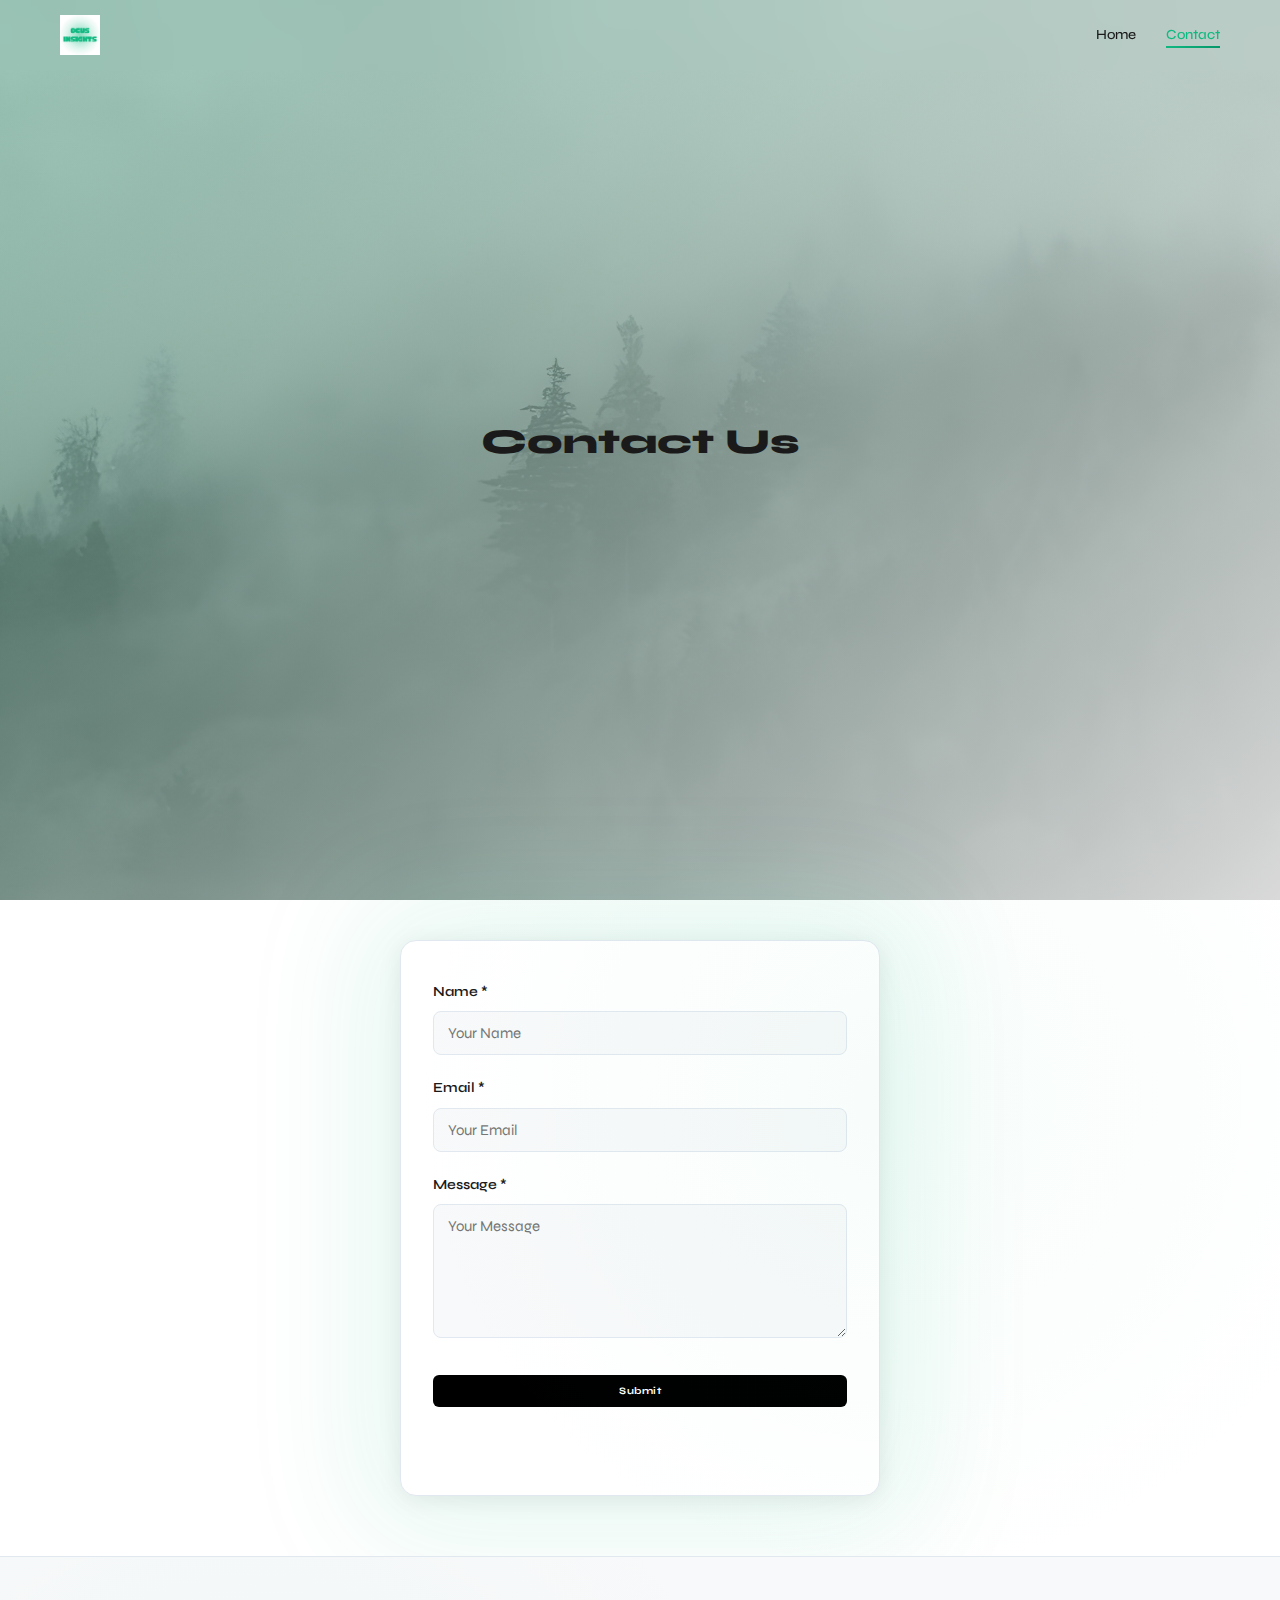
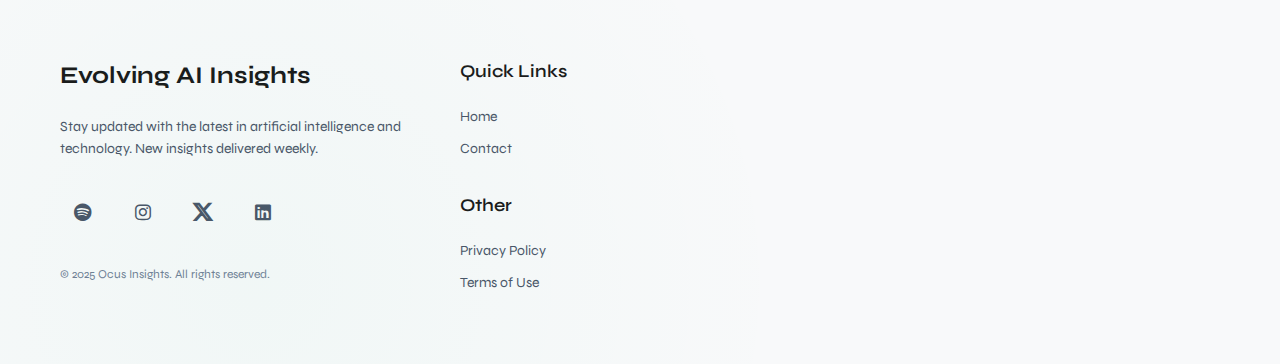
<file: contact.html>
<!DOCTYPE html>
<html lang="en">
<head>
    <meta charset="UTF-8">
    <meta name="viewport" content="width=device-width, initial-scale=1.0">
    <title>Contact Us - Ocus Insights</title>
    <meta name="description" content="Contact Ocus Insights. Send us your queries, feedback, or messages.">
    <link rel="icon" type="image/png" href="/favicon.png">
    <link rel="stylesheet" href="style.css">
    <link rel="stylesheet" href="contact.css">
    <link href="https://fonts.googleapis.com/css2?family=Syne:wght@400;500;600;700;800&display=swap" rel="stylesheet">
    <link rel="stylesheet" href="https://cdnjs.cloudflare.com/ajax/libs/font-awesome/6.4.0/css/all.min.css">
</head>
<body>
    <!-- Header -->
    <header class="header" id="header" style="background: transparent; position: fixed; top: 0; left: 0; width: 100%; z-index: 100; box-shadow: none; border-bottom: none;">
        <nav class="nav" style="background: transparent; box-shadow: none; border-bottom: none;">
            <div class="nav__container" style="background: transparent; box-shadow: none; border-bottom: none;">
                <!-- Logo -->
                <a href="index.html" class="nav__logo" style="background: transparent;">
                    <img src="favicon.png" alt="Ocus Insights" class="nav__logo-img">
                </a>
                <!-- Navigation Menu -->
                <div class="nav__menu" id="nav-menu" style="background: transparent;">
                    <ul class="nav__list" style="background: transparent;">
                        <li class="nav__item">
                            <a href="index.html" class="nav__link">Home</a>
                        <li class="nav__item">
                            <a href="contact.html" class="nav__link active">Contact</a>
                        </li>
                    </ul>
                    <!-- Close button -->
                    <div class="nav__close" id="nav-close">
                        <i class="fas fa-times"></i>
                    </div>
                </div>
                <!-- Toggle button -->
                <div class="nav__toggle" id="nav-toggle">
                    <i class="fas fa-bars"></i>
                </div>
            </div>
        </nav>
    </header>

    <!-- Main Content -->
    <main class="main">
        <section class="contact-hero">
            <div class="contact-hero__container">
                <h1 class="contact-hero__title">Contact Us</h1>
            </div>
        </section>
        <section class="contact-section">
            <div class="contact-section__container">
                <form class="contact-form" id="contact-form">
                    <div class="contact-form__group">
                        <label for="name" class="contact-form__label">Name *</label>
                        <input type="text" id="name" name="name" class="contact-form__input" placeholder="Your Name" required>
                    </div>
                    <div class="contact-form__group">
                        <label for="email" class="contact-form__label">Email *</label>
                        <input type="email" id="email" name="email" class="contact-form__input" placeholder="Your Email" required>
                    </div>
                    <div class="contact-form__group">
                        <label for="message" class="contact-form__label">Message *</label>
                        <textarea id="message" name="message" class="contact-form__textarea" placeholder="Your Message" rows="6" required></textarea>
                    </div>
                    <!-- Replace the animated Send Message button with the new HTML -->
                    <button type="submit" class="contact-submit-btn"><span>Submit</span></button>
                    <div class="contact-form__message" id="form-message"></div>
                </form>
            </div>
        </section>
    </main>

    <!-- Footer -->
    <footer class="footer" id="contact-footer">
        <div class="footer__container">
            <div class="footer__content">
                <div class="footer__column">
                    <h3 class="footer__title">Evolving AI Insights</h3>
                    <p class="footer__description">Stay updated with the latest in artificial intelligence and technology. New insights delivered weekly.</p>
                    <div class="footer__social">
                        <a href="https://creators.spotify.com/pod/show/ocus-insights" class="footer__social-link footer__social-link--spotify"><i class="fab fa-spotify"></i></a>
                        <a href="https://www.instagram.com/ocus_insights" class="footer__social-link footer__social-link--instagram"><i class="fab fa-instagram"></i></a>
                        <a href="https://x.com/ocus_insights" class="footer__social-link footer__social-link--x"><i class="fab fa-x-twitter"></i></a>
                        <a href="https://www.linkedin.com/company/ocus-insights" class="footer__social-link footer__social-link--linkedin"><i class="fab fa-linkedin"></i></a>
                    </div>
                    <p class="footer__copyright">© 2025 Ocus Insights. All rights reserved.</p>
                </div>
                <div class="footer__column">
                    <h4 class="footer__heading">Quick Links</h4>
                    <ul class="footer__links">
                        <li><a href="index.html" class="footer__link">Home</a></li>
                        <li><a href="contact.html" class="footer__link">Contact</a></li>
                    </ul>
                    <h4 class="footer__heading">Other</h4>
                    <ul class="footer__links">
                        <li><a href="privacy-policy.html" class="footer__link">Privacy Policy</a></li>
                        <li><a href="terms-of-use.html" class="footer__link">Terms of Use</a></li>
                    </ul>
                </div>
            </div>
        </div>
    </footer>

    <style>
    .contact-submit-btn {
        background: #000;
        color: #fff;
        border: none;
        border-radius: 6px;
        padding: 10px 32px;
        min-width: 120px;
        width: auto;
        font-size: 1rem;
        font-family: inherit;
        cursor: pointer;
        transition: background 0.2s, color 0.2s;
        display: inline-block;
    }
    .contact-submit-btn span {
        color: #fff;
    }
    .contact-submit-btn:hover,
    .contact-submit-btn:focus {
        background: #222;
        color: #fff;
    }
    </style>
    <script>
    document.getElementById('contact-form').addEventListener('submit', function(e) {
        e.preventDefault();
        var name = document.getElementById('name').value.trim();
        var email = document.getElementById('email').value.trim();
        var message = document.getElementById('message').value.trim();
        var formMessage = document.getElementById('form-message');

        if (!name || !email || !message) {
            formMessage.textContent = 'Please fill in all fields.';
            formMessage.className = 'contact-form__message error';
            return;
        }

        // Replace with your actual SheetDB.io API endpoint
        var SHEETDB_API = 'https://sheetdb.io/api/v1/grw9ksxq19p67';

        fetch(SHEETDB_API, {
            method: 'POST',
            headers: { 'Content-Type': 'application/json' },
            body: JSON.stringify({ data: { name: name, email: email, message: message } })
        })
        .then(response => response.json())
        .then(data => {
            // Show custom dialog box
            showSuccessDialog();
            document.getElementById('contact-form').reset();
        })
        .catch(error => {
            formMessage.textContent = 'There was an error sending your message. Please try again later.';
            formMessage.className = 'contact-form__message error';
        });
    });

    function showSuccessDialog() {
        // Create dialog overlay
        var overlay = document.createElement('div');
        overlay.className = 'dialog-overlay';
        overlay.innerHTML = `
            <div class="dialog-box">
                <div class="dialog-content">
                    <h2 class="dialog-title">You're in!</h2>
                    <p class="dialog-message">
                        Thanks for getting in touch — we've got your message and we'll circle back soon. 
                        While you wait, why not check out our latest drops and exclusive insights?
                    </p>
                    <p class="dialog-signature">
                        Big things are coming.<br>
                        Stay tuned.
                    </p>
                    <p class="dialog-team">— Team Ocus</p>
                    <button class="dialog-close" onclick="closeDialog()">Got it!</button>
                </div>
            </div>
        `;
        document.body.appendChild(overlay);
    }

    function closeDialog() {
        var overlay = document.querySelector('.dialog-overlay');
        if (overlay) {
            overlay.remove();
        }
    }
    </script>
</body>
</html>
</file>
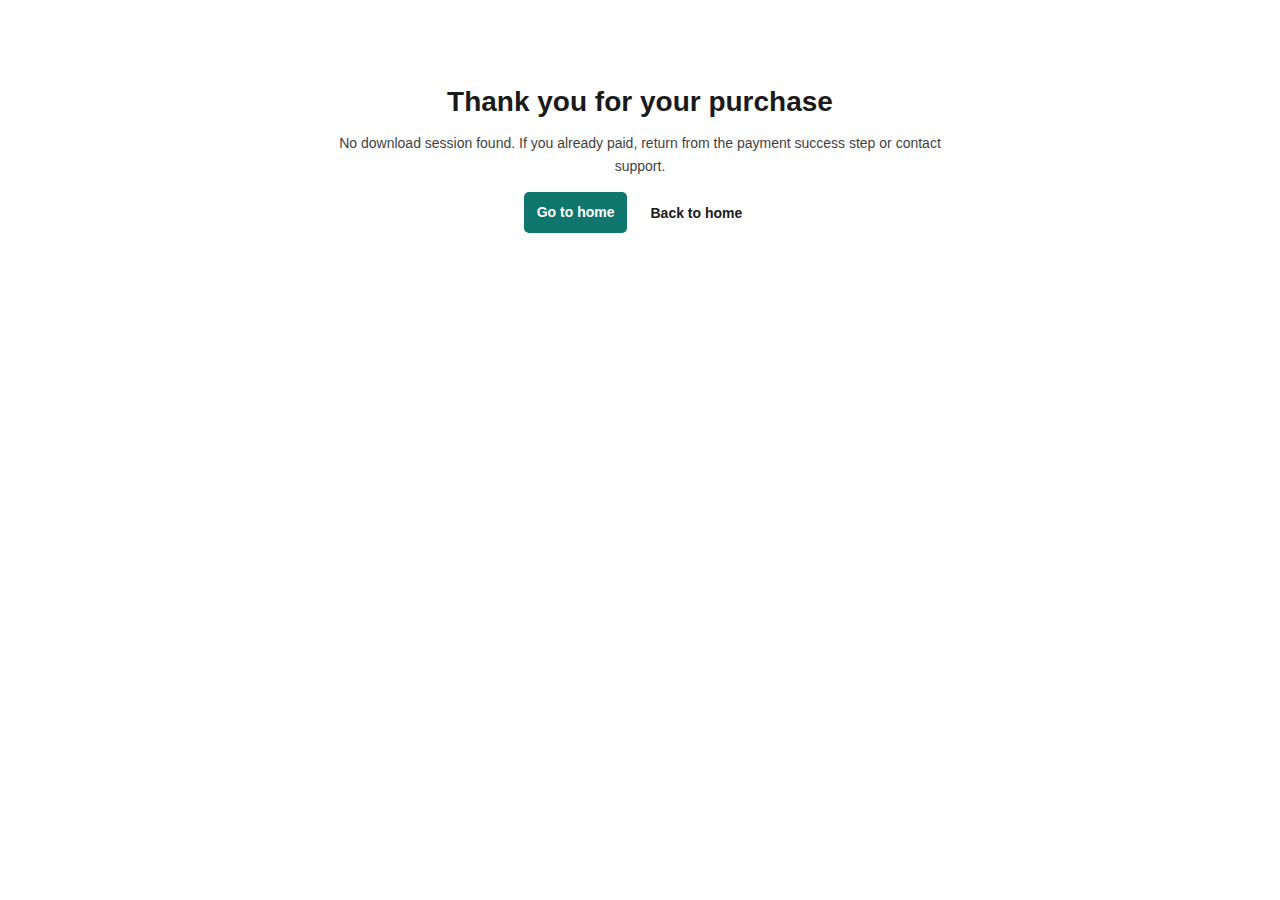
<file: download.html>
<!DOCTYPE html>
<html lang="en">
<head>
  <meta charset="UTF-8">
  <meta name="viewport" content="width=device-width, initial-scale=1.0">
  <title>Your download — Ocus Insights</title>
  <link rel="icon" type="image/png" href="/favicon.png">
  <link rel="stylesheet" href="/style.css">
  <style>
    .dl-wrap { max-width: 640px; margin: 8rem auto 4rem; padding: 0 1.5rem; text-align: center; }
    .dl-wrap h1 { margin-bottom: 0.75rem; }
    .dl-wrap p { opacity: 0.85; margin-bottom: 1.5rem; }
    .dl-actions { display: flex; flex-wrap: wrap; gap: 1rem; justify-content: center; }
    .dl-actions a {
      display: inline-block; padding: 0.85rem 1.25rem; border-radius: 0.5rem;
      background: #0f766e; color: #fff; text-decoration: none; font-weight: 600;
    }
    .dl-actions a.secondary { background: transparent; color: inherit; border: 1px solid rgba(255,255,255,0.25); }
  </style>
  <!-- Meta Pixel Code -->
<script>
!function(f,b,e,v,n,t,s)
{if(f.fbq)return;n=f.fbq=function(){n.callMethod?
n.callMethod.apply(n,arguments):n.queue.push(arguments)};
if(!f._fbq)f._fbq=n;n.push=n;n.loaded=!0;n.version='2.0';
n.queue=[];t=b.createElement(e);t.async=!0;
t.src=v;s=b.getElementsByTagName(e)[0];
s.parentNode.insertBefore(t,s)}(window, document,'script',
'https://connect.facebook.net/en_US/fbevents.js');
fbq('init', '953193054376229');
fbq('track', 'PageView');
</script>
<noscript><img height="1" width="1" style="display:none"
src="https://www.facebook.com/tr?id=953193054376229&ev=PageView&noscript=1"
/></noscript>
<!-- End Meta Pixel Code -->
</head>
<body>
  <main class="dl-wrap">
    <h1>Thank you for your purchase</h1>
    <p id="dl-sub">Your file should begin downloading automatically. If it does not, use the button below.</p>
    <div class="dl-actions">
      <a id="dl-link" href="/">Download PDF</a>
      <a class="secondary" href="/index.html">Back to home</a>
    </div>
  </main>
  <script>
    (function () {
      var raw = null;
      try {
        raw = sessionStorage.getItem('ocus_download');
      } catch (e) {}
      var link = document.getElementById('dl-link');
      var sub = document.getElementById('dl-sub');

      if (!raw) {
        sub.textContent = 'No download session found. If you already paid, return from the payment success step or contact support.';
        link.href = '/index.html';
        link.textContent = 'Go to home';
        return;
      }

      try {
        sessionStorage.removeItem('ocus_download');
      } catch (e) {}

      var data = {};
      try {
        data = JSON.parse(raw) || {};
      } catch (e) {}

      if (!data.url) {
        sub.textContent = 'Download link missing. Please contact support with your payment receipt.';
        link.href = '/index.html';
        link.textContent = 'Go to home';
        return;
      }

      link.href = data.url;
      link.setAttribute('download', '');
      link.textContent = 'Download PDF again';

      // Same-origin PDF: programmatic click often saves a copy without leaving this page.
      try {
        var auto = document.createElement('a');
        auto.href = data.url;
        auto.download = (data.name || 'ocus-ebook').replace(/\s+/g, '-').toLowerCase() + '.pdf';
        auto.rel = 'noopener';
        document.body.appendChild(auto);
        auto.click();
        document.body.removeChild(auto);
      } catch (e) {
        window.location.href = data.url;
      }
    })();
  </script>
</body>
</html>
</file>
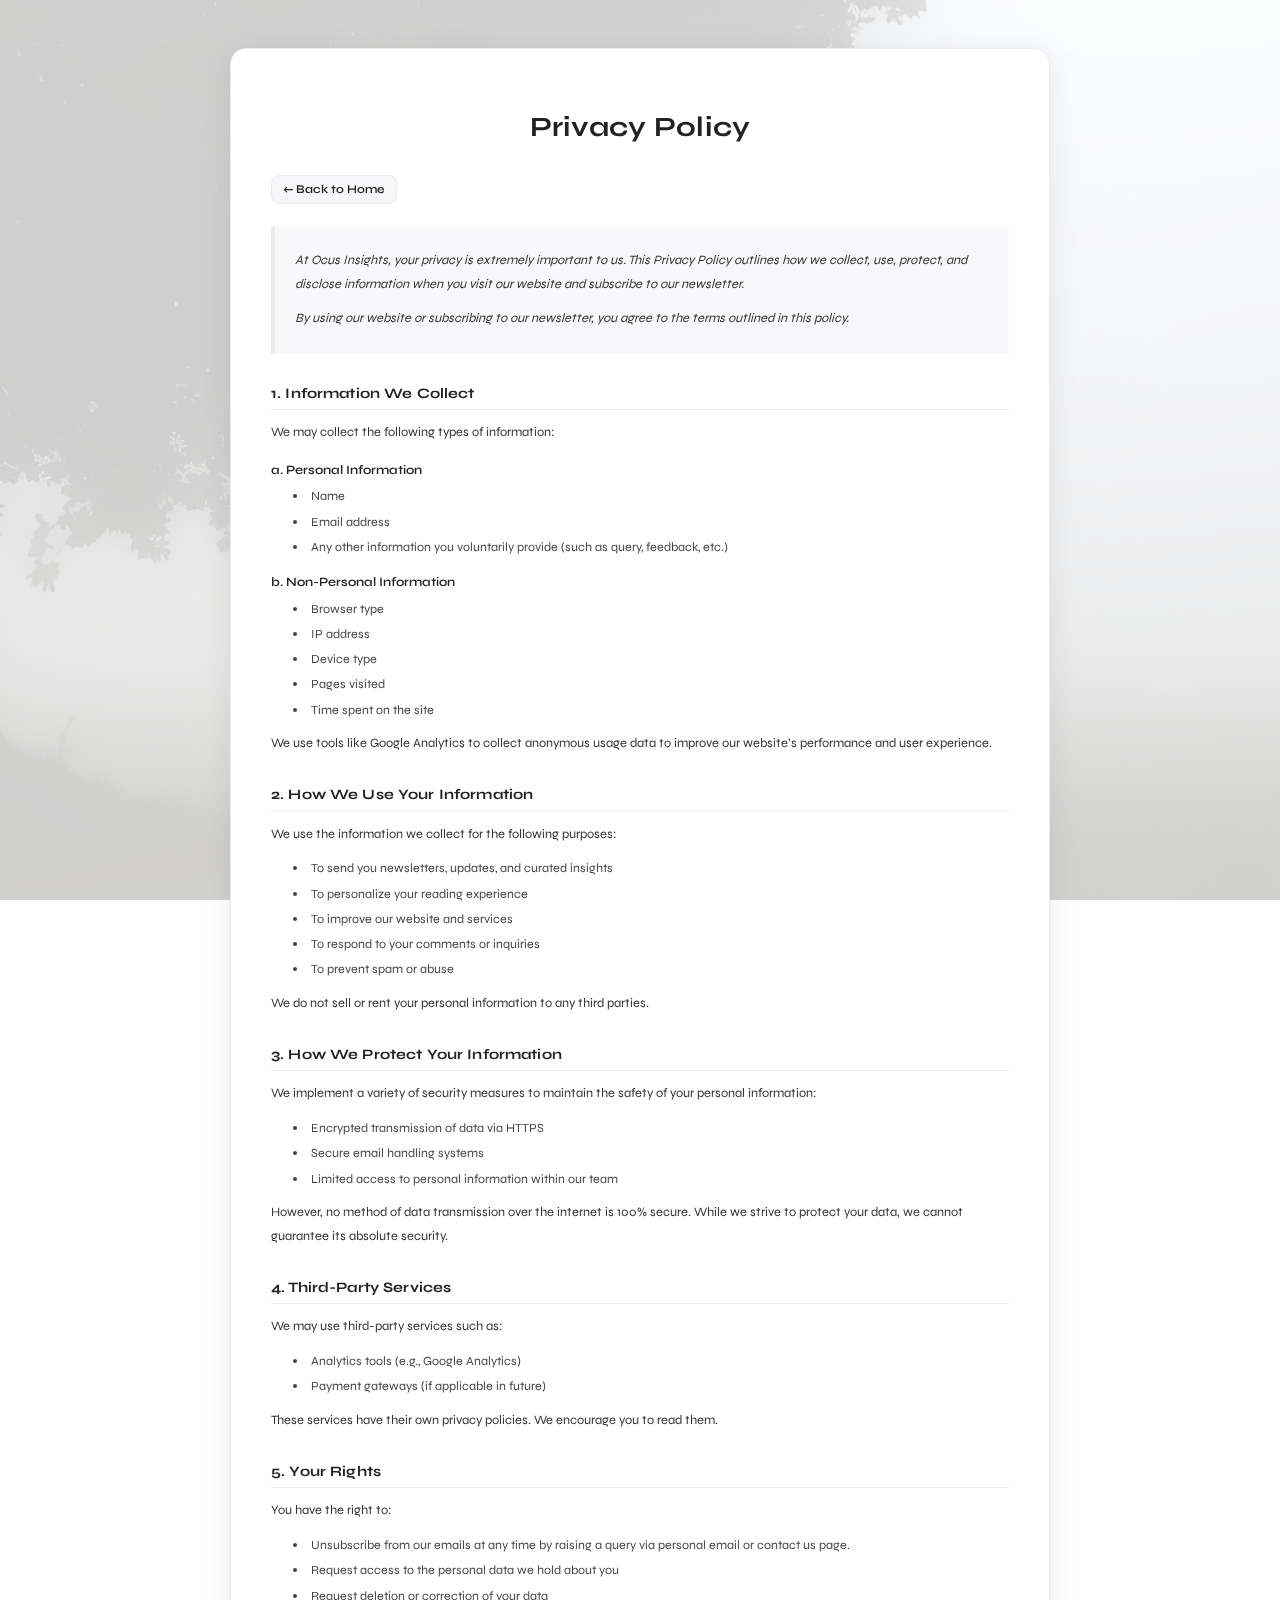
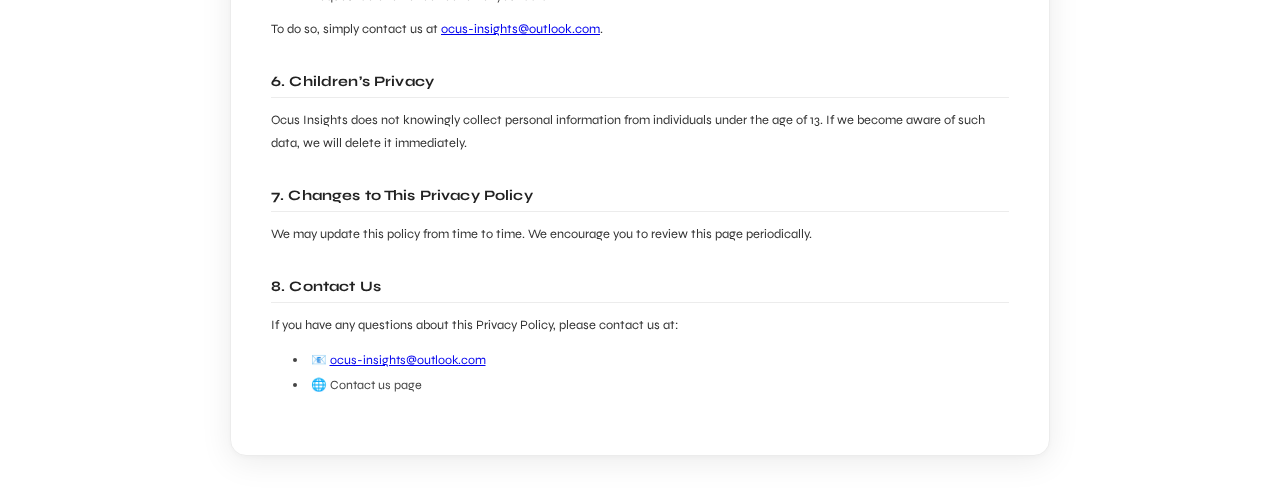
<file: privacy-policy.html>
<!DOCTYPE html>
<html lang="en">
<head>
    <meta charset="UTF-8">
    <meta name="viewport" content="width=device-width, initial-scale=1.0">
    <title>Privacy Policy | Ocus Insights</title>
    <link rel="preconnect" href="https://fonts.googleapis.com">
    <link rel="preconnect" href="https://fonts.gstatic.com" crossorigin>
    <link href="https://fonts.googleapis.com/css2?family=Syne:wght@400;500;600;700;800&display=swap" rel="stylesheet">
    <link rel="stylesheet" href="privacy-policy.css">
    <link rel="stylesheet" href="style.css">
</head>
<body>
    <div class="legal-container">
        <h1 class="legal-heading">Privacy Policy</h1>
        <a href="index.html" class="legal-home-link">&larr; Back to Home</a>
        <div class="legal-excerpt">
            <p>At Ocus Insights, your privacy is extremely important to us. This Privacy Policy outlines how we collect, use, protect, and disclose information when you visit our website and subscribe to our newsletter.</p>
            <p>By using our website or subscribing to our newsletter, you agree to the terms outlined in this policy.</p>
        </div>
        <h2 class="legal-section-title">1. Information We Collect</h2>
        <p>We may collect the following types of information:</p>
        <h3 class="legal-section-subtitle">a. Personal Information</h3>
        <ul>
            <li>Name</li>
            <li>Email address</li>
            <li>Any other information you voluntarily provide (such as query, feedback, etc.)</li>
        </ul>
        <h3 class="legal-section-subtitle">b. Non-Personal Information</h3>
        <ul>
            <li>Browser type</li>
            <li>IP address</li>
            <li>Device type</li>
            <li>Pages visited</li>
            <li>Time spent on the site</li>
        </ul>
        <p>We use tools like Google Analytics to collect anonymous usage data to improve our website’s performance and user experience.</p>
        <h2 class="legal-section-title">2. How We Use Your Information</h2>
        <p>We use the information we collect for the following purposes:</p>
        <ul>
            <li>To send you newsletters, updates, and curated insights</li>
            <li>To personalize your reading experience</li>
            <li>To improve our website and services</li>
            <li>To respond to your comments or inquiries</li>
            <li>To prevent spam or abuse</li>
        </ul>
        <p>We do not sell or rent your personal information to any third parties.</p>
        <h2 class="legal-section-title">3. How We Protect Your Information</h2>
        <p>We implement a variety of security measures to maintain the safety of your personal information:</p>
        <ul>
            <li>Encrypted transmission of data via HTTPS</li>
            <li>Secure email handling systems</li>
            <li>Limited access to personal information within our team</li>
        </ul>
        <p>However, no method of data transmission over the internet is 100% secure. While we strive to protect your data, we cannot guarantee its absolute security.</p>
        <h2 class="legal-section-title">4. Third-Party Services</h2>
        <p>We may use third-party services such as:</p>
        <ul>
            <li>Analytics tools (e.g., Google Analytics)</li>
            <li>Payment gateways (if applicable in future)</li>
        </ul>
        <p>These services have their own privacy policies. We encourage you to read them.</p>
        <h2 class="legal-section-title">5. Your Rights</h2>
        <p>You have the right to:</p>
        <ul>
            <li>Unsubscribe from our emails at any time by raising a query via personal email or contact us page.</li>
            <li>Request access to the personal data we hold about you</li>
            <li>Request deletion or correction of your data</li>
        </ul>
        <p>To do so, simply contact us at <a href="mailto:ocus-insights@outlook.com">ocus-insights@outlook.com</a>.</p>
        <h2 class="legal-section-title">6. Children’s Privacy</h2>
        <p>Ocus Insights does not knowingly collect personal information from individuals under the age of 13. If we become aware of such data, we will delete it immediately.</p>
        <h2 class="legal-section-title">7. Changes to This Privacy Policy</h2>
        <p>We may update this policy from time to time. We encourage you to review this page periodically.</p>
        <h2 class="legal-section-title">8. Contact Us</h2>
        <p>If you have any questions about this Privacy Policy, please contact us at:</p>
        <ul>
            <li>📧 <a href="mailto:ocus-insights@outlook.com">ocus-insights@outlook.com</a></li>
            <li>🌐 Contact us page</li>
        </ul>
    </div>
</body>
</html>
</file>
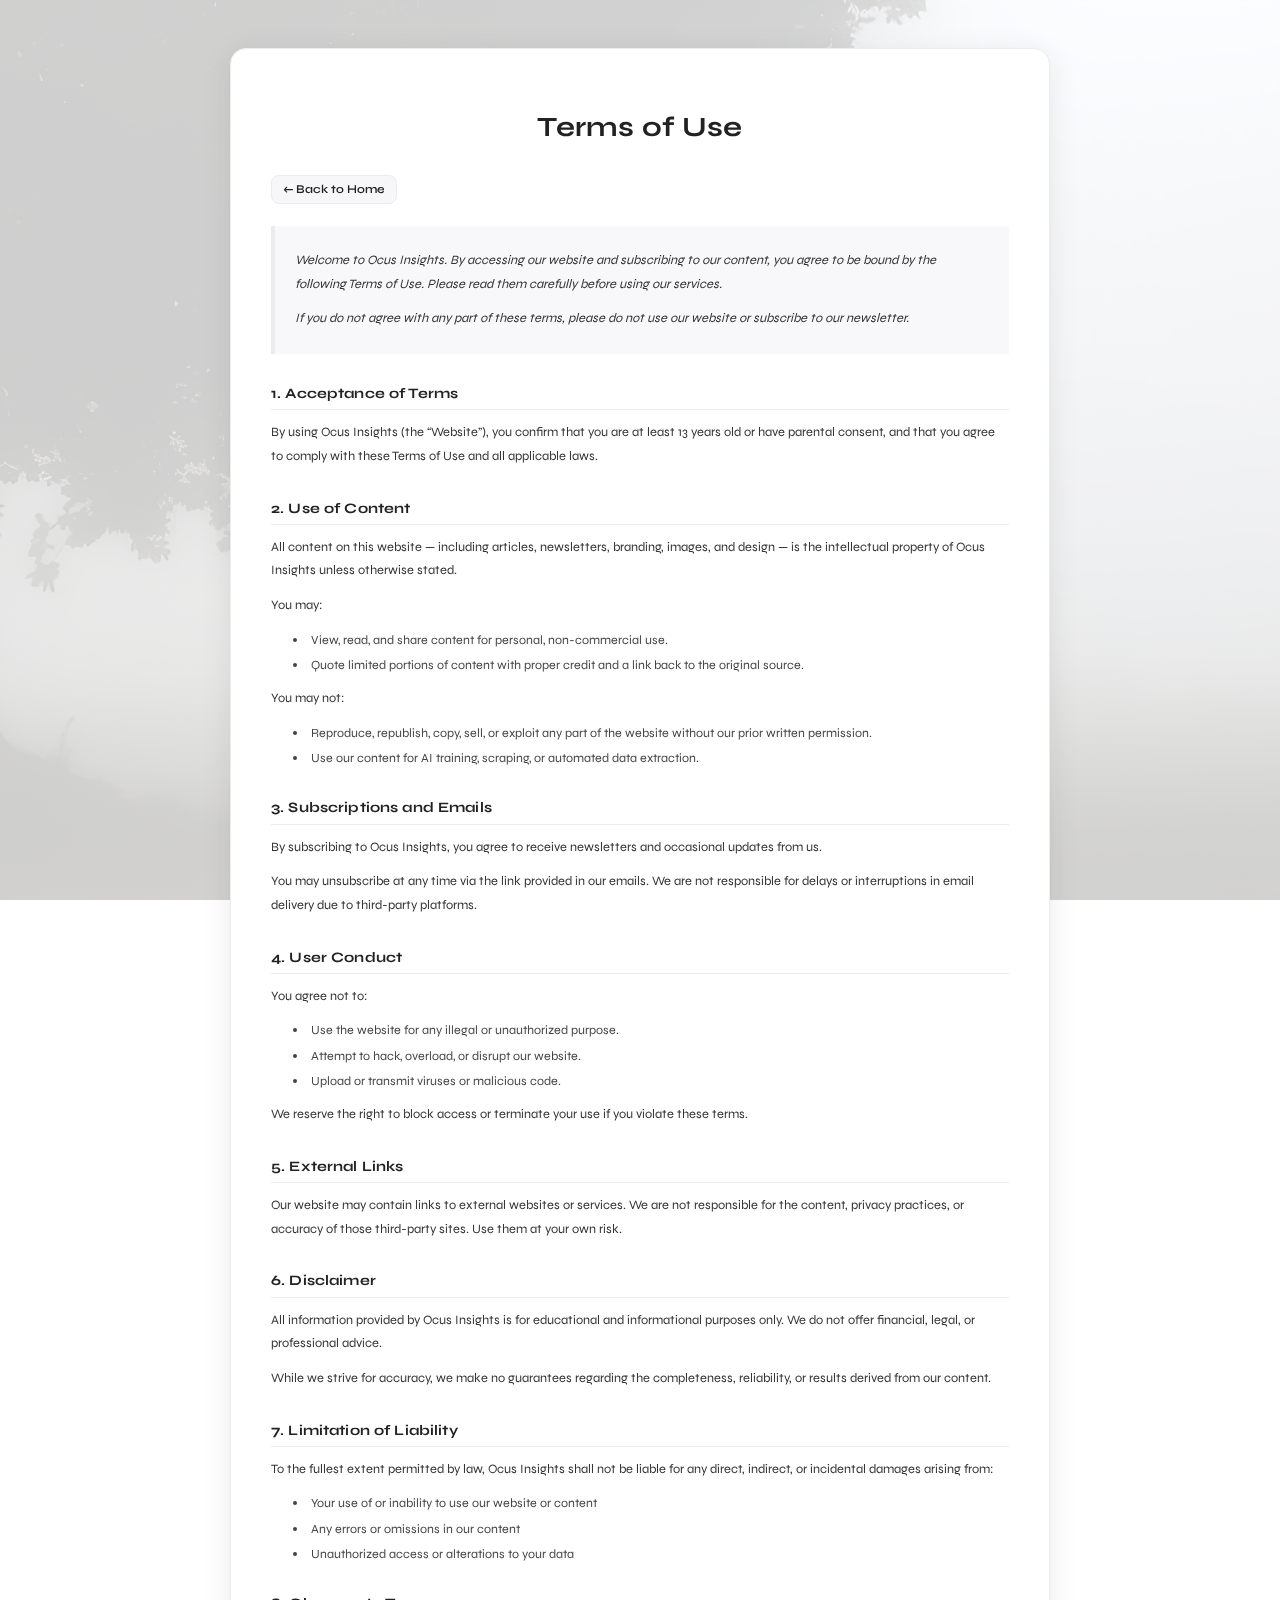
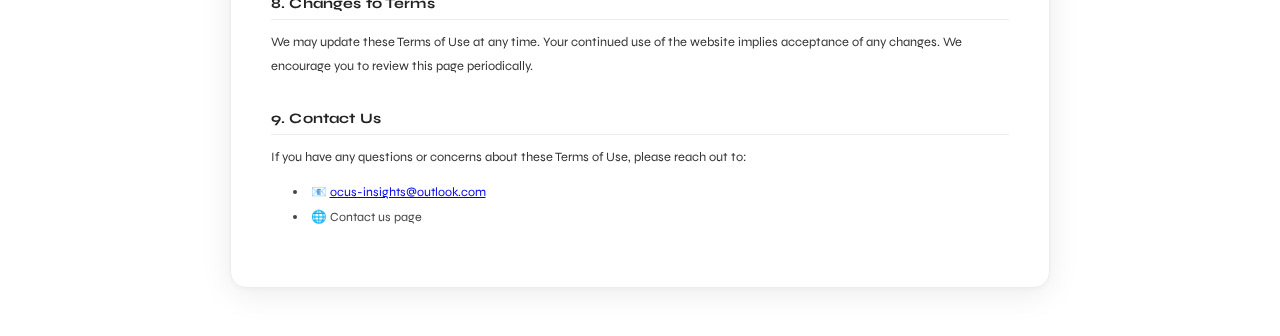
<file: terms-of-use.html>
<!DOCTYPE html>
<html lang="en">
<head>
    <meta charset="UTF-8">
    <meta name="viewport" content="width=device-width, initial-scale=1.0">
    <title>Terms of Use | Ocus Insights</title>
    <link rel="preconnect" href="https://fonts.googleapis.com">
    <link rel="preconnect" href="https://fonts.gstatic.com" crossorigin>
    <link href="https://fonts.googleapis.com/css2?family=Syne:wght@400;500;600;700;800&display=swap" rel="stylesheet">
    <link rel="stylesheet" href="terms-of-use.css">
    <link rel="stylesheet" href="style.css">
</head>
<body>
    <div class="legal-container">
        <h1 class="legal-heading">Terms of Use</h1>
        <a href="index.html" class="legal-home-link">&larr; Back to Home</a>
        <div class="legal-excerpt">
            <p>Welcome to Ocus Insights. By accessing our website and subscribing to our content, you agree to be bound by the following Terms of Use. Please read them carefully before using our services.</p>
            <p>If you do not agree with any part of these terms, please do not use our website or subscribe to our newsletter.</p>
        </div>
        <h2 class="legal-section-title">1. Acceptance of Terms</h2>
        <p>By using Ocus Insights (the “Website”), you confirm that you are at least 13 years old or have parental consent, and that you agree to comply with these Terms of Use and all applicable laws.</p>
        <h2 class="legal-section-title">2. Use of Content</h2>
        <p>All content on this website — including articles, newsletters, branding, images, and design — is the intellectual property of Ocus Insights unless otherwise stated.</p>
        <p>You may:</p>
        <ul>
            <li>View, read, and share content for personal, non-commercial use.</li>
            <li>Quote limited portions of content with proper credit and a link back to the original source.</li>
        </ul>
        <p>You may not:</p>
        <ul>
            <li>Reproduce, republish, copy, sell, or exploit any part of the website without our prior written permission.</li>
            <li>Use our content for AI training, scraping, or automated data extraction.</li>
        </ul>
        <h2 class="legal-section-title">3. Subscriptions and Emails</h2>
        <p>By subscribing to Ocus Insights, you agree to receive newsletters and occasional updates from us.</p>
        <p>You may unsubscribe at any time via the link provided in our emails. We are not responsible for delays or interruptions in email delivery due to third-party platforms.</p>
        <h2 class="legal-section-title">4. User Conduct</h2>
        <p>You agree not to:</p>
        <ul>
            <li>Use the website for any illegal or unauthorized purpose.</li>
            <li>Attempt to hack, overload, or disrupt our website.</li>
            <li>Upload or transmit viruses or malicious code.</li>
        </ul>
        <p>We reserve the right to block access or terminate your use if you violate these terms.</p>
        <h2 class="legal-section-title">5. External Links</h2>
        <p>Our website may contain links to external websites or services. We are not responsible for the content, privacy practices, or accuracy of those third-party sites. Use them at your own risk.</p>
        <h2 class="legal-section-title">6. Disclaimer</h2>
        <p>All information provided by Ocus Insights is for educational and informational purposes only. We do not offer financial, legal, or professional advice.</p>
        <p>While we strive for accuracy, we make no guarantees regarding the completeness, reliability, or results derived from our content.</p>
        <h2 class="legal-section-title">7. Limitation of Liability</h2>
        <p>To the fullest extent permitted by law, Ocus Insights shall not be liable for any direct, indirect, or incidental damages arising from:</p>
        <ul>
            <li>Your use of or inability to use our website or content</li>
            <li>Any errors or omissions in our content</li>
            <li>Unauthorized access or alterations to your data</li>
        </ul>
        <h2 class="legal-section-title">8. Changes to Terms</h2>
        <p>We may update these Terms of Use at any time. Your continued use of the website implies acceptance of any changes. We encourage you to review this page periodically.</p>
        <h2 class="legal-section-title">9. Contact Us</h2>
        <p>If you have any questions or concerns about these Terms of Use, please reach out to:</p>
        <ul>
            <li>📧 <a href="mailto:ocus-insights@outlook.com">ocus-insights@outlook.com</a></li>
            <li>🌐 Contact us page</li>
        </ul>
    </div>
</body>
</html>
</file>
<file: style.css>
/* =============== VARIABLES =============== */
:root {
  /* Colors - White & Green Theme (LearnAxis inspired) */
  --primary-bg: #ffffff;
  --secondary-bg: #f8f9fa;
  --accent-bg: #f0f9f4;
  --text-primary: #1a1a1a;
  --text-secondary: #4a5568;
  --text-muted: #718096;
  --accent-color: #10b981;
  --accent-hover: #059669;
  --success-color: #10b981;
  --error-color: #ef4444;
  --border-color: #e2e8f0;
  --star-color: #fbbf24;
  --gradient-main: linear-gradient(135deg, #10b981 0%, #059669 100%);
  --gradient-secondary: linear-gradient(135deg, #34d399 0%, #10b981 100%);
  --gradient-accent: linear-gradient(135deg, #6ee7b7 0%, #34d399 100%);
  
  /* Typography */
  --font-family: 'Syne', sans-serif;
  --font-size-hero: 4.8rem;
  --font-size-section: 4.5rem;
  --font-size-post: 2rem;
  --font-size-large: 1.8rem;
  --font-size-medium: 1.6rem;
  --font-size-normal: 1.4rem;
  --font-size-small: 1.2rem;
  
  /* Spacing */
  --section-padding: 100px;
  --container-padding: 20px;
  --border-radius: 12px;
  --border-radius-small: 8px;
  
  /* Transitions */
  --transition: all 0.3s ease;
  --transition-fast: all 0.2s ease;
  --transition-smooth: all 0.4s cubic-bezier(0.05, 0.83, 0.52, 0.97);
}

/* =============== BASE =============== */
* {
  margin: 0;
  padding: 0;
  box-sizing: border-box;
}

html {
  font-size: 62.5%; /* 1rem = 10px */
  scroll-behavior: smooth;
}

/* Make all images responsive by default */
img {
  max-width: 100%;
  height: auto;
  display: block;
}

/* Scroll Arrow Styles */
.scroll-arrow {
  position: absolute;
  bottom: 2rem;
  left: 50%;
  transform: translateX(-50%);
  display: flex;
  flex-direction: column;
  align-items: center;
  cursor: pointer;
  animation: bounce 2s infinite;
  transition: opacity 0.3s ease;
  z-index: 10;
}

.scroll-arrow:hover {
  opacity: 0.8;
}

.arrow-text {
  color: var(--text-primary);
  font-size: var(--font-size-small);
  font-weight: 500;
  margin-bottom: 0.5rem;
  text-transform: uppercase;
  letter-spacing: 0.1em;
}

.scroll-arrow i {
  color: var(--accent-color);
  font-size: 2rem;
}

@keyframes bounce {
  0%, 20%, 50%, 80%, 100% {
    transform: translateY(0) translateX(-50%);
  }
  40% {
    transform: translateY(-10px) translateX(-50%);
  }
  60% {
    transform: translateY(-5px) translateX(-50%);
  }
}

body {
  font-family: var(--font-family);
  background-color: var(--primary-bg);
  color: var(--text-primary);
  font-size: var(--font-size-normal);
  line-height: 1.6;
  overflow-x: hidden;
}

/* =============== UTILITIES =============== */
.container {
  width: 100%;
  max-width: 1200px;
  margin: 0 auto;
  padding: 0 var(--container-padding);
}

/* Responsive Flex Utilities */
.flex-container {
  display: flex;
  gap: var(--container-padding);
}

.flex-wrap {
  flex-wrap: wrap;
}

/* Responsive Grid Utilities */
.grid-container {
  display: grid;
  gap: var(--container-padding);
}

@media screen and (max-width: 768px) {
  .flex-container {
    flex-direction: column;
  }
  
  .grid-container {
    grid-template-columns: 1fr;
  }
}

/* =============== RESPONSIVE BREAKPOINTS =============== */
/* For devices larger than 1200px */
@media screen and (max-width: 1200px) {
  html {
    font-size: 60%;
  }
  .container {
    max-width: 960px;
  }
}

/* For tablets and smaller laptops */
@media screen and (max-width: 992px) {
  html {
    font-size: 58%;
  }
  .container {
    max-width: 720px;
  }
  :root {
    --section-padding: 80px;
  }
}

/* For tablets */
@media screen and (max-width: 768px) {
  html {
    font-size: 56%;
  }
  .container {
    max-width: 540px;
  }
  :root {
    --section-padding: 60px;
    --font-size-hero: 3.6rem;
    --font-size-section: 3.2rem;
  }
}

/* For mobile devices */
@media screen and (max-width: 576px) {
  html {
    font-size: 54%;
  }
  :root {
    --section-padding: 40px;
    --container-padding: 15px;
    --font-size-hero: 3rem;
    --font-size-section: 2.8rem;
  }
}

/* =============== PRELOADER =============== */
#preloader {
  position: fixed;
  top: 0;
  left: 0;
  width: 100%;
  height: 100%;
  background: var(--primary-bg);
  display: flex;
  justify-content: center;
  align-items: center;
  z-index: 9999;
  transition: opacity 0.5s ease;
}

.loader {
  text-align: center;
}

.spinner {
  width: 50px;
  height: 50px;
  border: 3px solid var(--border-color);
  border-top: 3px solid var(--accent-color);
  border-radius: 50%;
  animation: spin 1s linear infinite;
  margin: 0 auto 20px;
}

@keyframes spin {
  0% { transform: rotate(0deg); }
  100% { transform: rotate(360deg); }
}

.loader p {
  color: var(--text-secondary);
  font-size: var(--font-size-normal);
}

/* =============== HEADER =============== */
.header {
  position: fixed;
  top: 0;
  left: 0;
  width: 100%;
  background: rgba(255, 255, 255, 0.95);
  backdrop-filter: blur(20px);
  z-index: 1000;
  transition: var(--transition);
  border-bottom: 1px solid var(--border-color);
}

.header.scroll-header {
  background: rgba(255, 255, 255, 0.98);
  backdrop-filter: blur(20px);
}

.nav__container {
  display: flex;
  justify-content: space-between;
  align-items: center;
  height: 70px;
  max-width: 1200px;
  margin: 0 auto;
  padding: 0 var(--container-padding);
}

.nav__logo-img {
  height: 40px;
  width: auto;
  background: transparent !important;
  box-shadow: none !important;
}

.nav__list {
  display: flex;
  gap: 3rem;
  list-style: none;
  background: transparent;
  box-shadow: none;
}

.nav__link {
  color: var(--text-primary);
  text-decoration: none;
  font-weight: 500;
  font-size: var(--font-size-normal);
  position: relative;
  transition: var(--transition);
  background: transparent !important;
  box-shadow: none !important;
}

.nav__link:hover,
.nav__link.active {
  color: var(--accent-color);
}

.nav__link::after {
  content: '';
  position: absolute;
  bottom: -5px;
  left: 0;
  width: 0;
  height: 2px;
  background: var(--gradient-main);
  transition: var(--transition);
}

.nav__link:hover::after,
.nav__link.active::after {
  width: 100%;
}

.nav__toggle,
.nav__close {
  display: none;
  font-size: 2rem;
  color: var(--text-primary);
  cursor: pointer;
}

/* Mobile Navigation */
@media screen and (max-width: 768px) {
  .nav__toggle {
    display: block;
  }

  .nav__list {
    position: fixed;
    top: 0;
    right: -100%;
    width: 80%;
    height: 100vh;
    background-color: var(--primary-bg);
    padding: 6rem 3rem;
    display: flex;
    flex-direction: column;
    gap: 2rem;
    transition: 0.3s;
    box-shadow: -5px 0 15px rgba(0, 0, 0, 0.1);
  }

  .nav__list.show-menu {
    right: 0;
  }

  .nav__close {
    display: block;
    position: absolute;
    top: 2rem;
    right: 2rem;
  }
}

/* =============== HERO SECTION =============== */
.hero {
  position: relative;
  height: 100vh;
  display: flex;
  align-items: center;
  justify-content: center;
  overflow: hidden;
  background: linear-gradient(135deg, #ffffff 0%, #f0f9f4 50%, #e6f7ed 100%);
}

.hero::before {
  content: '';
  position: absolute;
  top: 0;
  left: 0;
  right: 0;
  bottom: 0;
  background: radial-gradient(circle at 50% 50%, rgba(16, 185, 129, 0.1) 0%, transparent 50%);
  pointer-events: none;
}

.hero__video {
  position: absolute;
  top: 0;
  left: 0;
  width: 100%;
  height: 100%;
  object-fit: cover;
  z-index: -2;
}

.hero__fallback {
  position: absolute;
  top: 0;
  left: 0;
  width: 100%;
  height: 100%;
  background: linear-gradient(135deg, var(--primary-bg) 0%, var(--secondary-bg) 100%);
  z-index: -2;
}

.hero__overlay {
  position: absolute;
  top: 0;
  left: 0;
  width: 100%;
  height: 100%;
  background: transparent;
  z-index: -1;
}

.hero__content {
  text-align: center;
  z-index: 1;
}

.hero__container {
  max-width: 800px;
  margin: 0 auto;
  padding: 0 var(--container-padding);
}

.hero__title {
  font-size: var(--font-size-hero);
  font-weight: 800;
  color: var(--text-primary);
  margin-bottom: 2rem;
  line-height: 1.1;
  letter-spacing: -0.02em;
  animation: fadeInUp 1s ease 0.2s both;
}

.hero__subtitle {
  font-size: var(--font-size-large);
  color: var(--text-secondary);
  margin-bottom: 3rem;
  line-height: 1.5;
  animation: fadeInUp 1s ease 0.4s both;
}

/* --- RESTORED: HERO BUTTON ORIGINAL STYLE --- */
.hero__button {
  display: inline-flex;
  align-items: center;
  gap: 1rem;
  padding: 1.5rem 3rem;
  background: var(--gradient-main);
  border: none;
  color: #ffffff;
  text-decoration: none;
  font-size: var(--font-size-medium);
  font-weight: 600;
  border-radius: var(--border-radius);
  transition: var(--transition);
  position: relative;
  overflow: hidden;
  animation: fadeInUp 1s ease 0.6s both;
  box-shadow: 0 4px 20px rgba(16, 185, 129, 0.3);
}

.hero__button:hover {
  background: var(--gradient-secondary);
  transform: translateY(-2px);
  box-shadow: 0 8px 30px rgba(16, 185, 129, 0.4);
}

/* =============== ANIMATIONS =============== */
@keyframes fadeInUp {
  from {
    opacity: 0;
    transform: translateY(30px);
  }
  to {
    opacity: 1;
    transform: translateY(0);
  }
}

@keyframes slideInFromBottom {
  from {
    opacity: 0;
    transform: translateY(50px);
  }
  to {
    opacity: 1;
    transform: translateY(0);
  }
}

@keyframes float {
  0%, 100% {
    transform: translateY(0px);
  }
  50% {
    transform: translateY(-10px);
  }
}

/* =============== ARTICLES HERO SECTION =============== */
.articles-hero {
  padding: 120px 0 80px;
  background: var(--secondary-bg);
  text-align: center;
  position: relative;
}

.articles-hero::before {
  content: '';
  position: absolute;
  top: 0;
  left: 0;
  right: 0;
  bottom: 0;
  background: radial-gradient(circle at 30% 70%, rgba(16, 185, 129, 0.05) 0%, transparent 50%);
  pointer-events: none;
}

.articles-hero__container {
  max-width: 1200px;
  margin: 0 auto;
  padding: 0 var(--container-padding);
}

.articles-hero__title {
  font-size: var(--font-size-section);
  font-weight: 700;
  color: var(--text-primary);
  margin-bottom: 2rem;
  line-height: 1.1;
}

.articles-hero__subtitle {
  font-size: var(--font-size-large);
  color: var(--text-secondary);
  max-width: 600px;
  margin: 0 auto;
}

/* =============== ARTICLES ARCHIVE SECTION =============== */
.articles-archive {
  padding: var(--section-padding) 0;
  background: var(--primary-bg);
  position: relative;
}

.articles-archive::before {
  content: '';
  position: absolute;
  top: 0;
  left: 0;
  right: 0;
  bottom: 0;
  background: radial-gradient(circle at 70% 30%, rgba(16, 185, 129, 0.03) 0%, transparent 50%);
  pointer-events: none;
}

.articles-archive__container {
  max-width: 1200px;
  margin: 0 auto;
  padding: 0 var(--container-padding);
}

/* =============== ARTICLES CONTROLS =============== */
.articles-controls {
  display: flex;
  justify-content: space-between;
  align-items: center;
  margin-bottom: 5rem;
  gap: 2rem;
}

.search-container {
  position: relative;
  flex: 1;
  max-width: 400px;
}

.search-input {
  width: 100%;
  padding: 1.5rem 5rem 1.5rem 1.5rem;
  background: var(--secondary-bg);
  border: 1px solid var(--border-color);
  border-radius: var(--border-radius);
  color: var(--text-primary);
  font-size: var(--font-size-normal);
  outline: none;
  transition: var(--transition);
}

.search-input:focus {
  border-color: var(--text-secondary);
}

.search-input::placeholder {
  color: var(--text-muted);
}

.search-button {
  position: absolute;
  right: 1rem;
  top: 50%;
  transform: translateY(-50%);
  background: var(--text-primary);
  border: none;
  padding: 1rem;
  border-radius: var(--border-radius-small);
  color: var(--primary-bg);
  cursor: pointer;
  transition: var(--transition);
  display: flex;
  align-items: center;
  justify-content: center;
  font-size: 1.4rem;
}

.search-button:hover {
  background: var(--text-secondary);
}

.filter-container {
  min-width: 200px;
}

.filter-select {
  width: 100%;
  padding: 1.5rem;
  background: var(--secondary-bg);
  border: 1px solid var(--border-color);
  border-radius: var(--border-radius);
  color: var(--text-primary);
  font-size: var(--font-size-normal);
  outline: none;
  cursor: pointer;
  transition: var(--transition);
}

.filter-select:focus {
  border-color: var(--text-secondary);
}

.filter-select option {
  background: var(--secondary-bg);
  color: var(--text-primary);
}

/* =============== POSTS SECTION =============== */
.posts {
  padding: var(--section-padding) 0;
  background: var(--secondary-bg);
}

.posts__container {
  max-width: 1200px;
  margin: 0 auto;
  padding: 0 var(--container-padding);
}

.posts__header {
  text-align: center;
  margin-bottom: 6rem;
}

.posts__subtitle {
  color: var(--text-secondary);
  font-size: var(--font-size-medium);
  font-weight: 600;
  margin-bottom: 1rem;
  text-transform: uppercase;
  letter-spacing: 0.1em;
}

.posts__title {
  font-size: var(--font-size-section);
  font-weight: 700;
  line-height: 1.1;
  margin-bottom: 2rem;
}

.posts__grid {
  display: grid;
  grid-template-columns: repeat(3, minmax(280px, 1fr));
  gap: 3rem;
  margin-bottom: 5rem;
}

.post-loading,
.articles-loading,
.article-loading {
  grid-column: 1 / -1;
  text-align: center;
  padding: 4rem 0;
}

.loading-spinner {
  width: 40px;
  height: 40px;
  border: 3px solid var(--border-color);
  border-top: 3px solid var(--text-secondary);
  border-radius: 50%;
  animation: spin 1s linear infinite;
  margin: 0 auto 2rem;
}

.post-card,
.article-card {
  background: var(--primary-bg);
  border-radius: var(--border-radius);
  overflow: hidden;
  transition: var(--transition);
  border: 1px solid var(--border-color);
  box-shadow: 0 4px 20px rgba(0, 0, 0, 0.1);
}

.post-card:hover,
.article-card:hover {
  transform: translateY(-10px);
  box-shadow: 0 20px 40px rgba(16, 185, 129, 0.2);
  border-color: var(--accent-color);
}

.post-card__image,
.article-card__image {
  width: 100%;
  height: 200px;
  object-fit: cover;
  transition: var(--transition);
}

.post-card:hover .post-card__image,
.article-card:hover .article-card__image {
  transform: scale(1.05);
}

.post-card__content,
.article-card__content {
  padding: 2.5rem;
}

.post-card__meta,
.article-card__meta {
  display: flex;
  align-items: center;
  gap: 1.5rem;
  margin-bottom: 1.5rem;
}

.post-card__category,
.article-card__category {
  background: var(--accent-color);
  color: #ffffff;
  padding: 0.5rem 1rem;
  border-radius: var(--border-radius-small);
  font-size: var(--font-size-small);
  font-weight: 600;
  text-transform: uppercase;
  letter-spacing: 0.05em;
}

.post-card__date,
.article-card__date {
  color: var(--text-muted);
  font-size: var(--font-size-small);
}

.post-card__title,
.article-card__title {
  font-size: var(--font-size-post);
  font-weight: 600;
  line-height: 1.3;
  margin-bottom: 1.5rem;
  color: var(--text-primary);
}

.post-card__excerpt,
.article-card__excerpt {
  color: var(--text-secondary);
  line-height: 1.6;
  margin-bottom: 2rem;
}

.post-card__link,
.article-card__link {
  display: inline-flex;
  align-items: center;
  gap: 0.5rem;
  color: var(--text-primary);
  text-decoration: none;
  font-weight: 600;
  transition: var(--transition);
  border-bottom: 1px solid transparent;
}

.post-card__link:hover,
.article-card__link:hover {
  gap: 1rem;
  border-bottom-color: var(--text-primary);
}

.posts__footer {
  text-align: center;
}


.posts__view-all {
  display: inline-flex;
  align-items: center;
  gap: 1rem;
  padding: 1.5rem 3rem;
  background: transparent;
  border: 1px solid var(--text-primary);
  color: var(--text-primary);
  text-decoration: none;
  font-size: var(--font-size-medium);
  font-weight: 600;
  border-radius: var(--border-radius);
  transition: var(--transition);
  animation: fadeInUp 1s ease 0.6s both;
  position: relative;
  overflow: hidden;
  z-index: 1;
}
  
.posts__view-all:hover {
  color: black;
  background: linear-gradient(135deg, #f7f7f7 60%, #ededed 100%);
  transform: translateY(-2px);
}


.posts__view-all::before {
  /* Removed green fill animation */
  display: none;
}

.posts__view-all:hover::before {
  /* Removed green fill animation */
  display: none;
}

/* === EBOOK CARD STYLES === */
.ebook-card {
  background: var(--primary-bg);
  border-radius: var(--border-radius);
  overflow: hidden;
  transition: var(--transition);
  border: 1.5px solid var(--border-color);
  display: flex;
  flex-direction: column;
}
.ebook-card:hover {
  transform: none;
  border-color: var(--accent-color);
}
.ebook-card__image {
  width: 100%;
  height: 300px;
  object-fit: contain;
  display: block;
  background: radial-gradient(circle at 50% 50%, rgba(16, 185, 129, 0.18) 60%, transparent 100%);
}
.ebook-card__content {
  padding: 2.5rem;
  display: flex;
  flex-direction: column;
  flex: 1;
}
.ebook-card__title {
  font-size: var(--font-size-post);
  font-weight: 700;
  margin-bottom: 1.2rem;
  color: var(--text-primary);
}
.ebook-card__desc {
  color: var(--text-secondary);
  margin-bottom: 2rem;
  flex: 1;
}
.ebook-card__buy {
  /* Use the custom-btn style for consistency */
  background: linear-gradient(135deg, #fff 60%, #f3f3f3 100%);
  color: black;
  border-radius: 0.75em;
  font-size: 17px;
  font-weight: 600;
  padding: 1em 2em;
  cursor: pointer;
  transition: all 0.3s ease-in-out;
  border: 1.5px solid black;
  /* Remove box-shadow */
  align-self: flex-start;
  position: relative;
  min-width: 90px;
  text-align: center;
  font-size: 1.2rem;
  padding: 0.7em 1.5em;
}
.ebook-card__buy .btn-text {
  display: inline-block;
  min-width: 60px; /* Ensures width for 'Buy Now' and '$' */
  text-align: center;
  transition: min-width 0.2s;
  font-size: 1.2rem;
}
.ebook-card__buy:hover {
  background: linear-gradient(135deg, #f7f7f7 60%, #ededed 100%);
  /* Remove transform so button does not move */
  color: black;
  border-color: var(--accent-color);
}
.ebook-card__buy:active {
  background: linear-gradient(135deg, #fff 60%, #f3f3f3 100%);
  /* Remove transform so button does not move */
  border-color: var(--accent-color);
}

/* Animated Buy Button Styles */
.ebook-card__content .button {
  background: #2B2D2F;
  height: 80px;
  width: 200px;
  text-align: center;
  position: relative;
  margin: 0 auto;
  cursor: pointer;
  border-radius: 8px;
}
.ebook-card__content .text {
  font: bold 1.25rem/1 'Poppins', sans-serif;
  color: #71DFBE;
  position: absolute;
  top: 50%;
  transform: translateY(-52%);
  left: 0;
  right: 0;
}
.ebook-card__content .progress-bar {
  position: absolute;
  height: 10px;
  width: 0;
  right: 0;
  top: 50%;
  left: 50%;
  border-radius: 200px;
  transform: translateY(-50%) translateX(-50%);
  background: #71DFBE;
}
.ebook-card__content svg {
  width: 30px;
  position: absolute;
  top: 50%;
  transform: translateY(-50%) translateX(-50%);
  left: 50%;
  right: 0;
}
.ebook-card__content .check {
  fill: none;
  stroke: #1D1F20;
  stroke-width: 4;
  stroke-linecap: round;
  stroke-linejoin: round;
}

/* =============== ARTICLE PAGE STYLES =============== */
.article {
  padding: 120px 0 var(--section-padding);
  background: var(--primary-bg);
  min-height: 100vh;
}

.article__container {
  max-width: 800px;
  margin: 0 auto;
  padding: 0 var(--container-padding);
}

.article__header {
  margin-bottom: 4rem;
}

.article__breadcrumb {
  display: flex;
  align-items: center;
  gap: 0.5rem;
  margin-bottom: 2rem;
  font-size: var(--font-size-small);
}

.article__breadcrumb-link {
  color: var(--text-secondary);
  text-decoration: none;
  transition: var(--transition);
}

.article__breadcrumb-link:hover {
  color: var(--text-primary);
}

.article__breadcrumb-separator {
  color: var(--text-muted);
}

.article__breadcrumb-current {
  color: var(--text-muted);
  max-width: 200px;
  overflow: hidden;
  text-overflow: ellipsis;
  white-space: nowrap;
}

.article__meta {
  display: flex;
  align-items: center;
  gap: 2rem;
  margin-bottom: 2rem;
  flex-wrap: wrap;
}

.article__category {
  background: var(--text-secondary);
  color: var(--primary-bg);
  padding: 0.5rem 1rem;
  border-radius: var(--border-radius-small);
  font-size: var(--font-size-small);
  font-weight: 600;
  text-transform: uppercase;
  letter-spacing: 0.05em;
}

.article__date,
.article__author {
  color: var(--text-muted);
  font-size: var(--font-size-small);
}

.article__title {
  font-size: 3.5rem;
  font-weight: 700;
  line-height: 1.2;
  margin-bottom: 2rem;
  color: var(--text-primary);
}

.article__excerpt {
  font-size: var(--font-size-large);
  color: var(--text-secondary);
  line-height: 1.6;
  margin-bottom: 2rem;
  padding: 2rem;
  background: var(--secondary-bg);
  border-radius: var(--border-radius);
  border-left: 4px solid var(--text-secondary);
}

.article__share {
  display: flex;
  align-items: center;
  gap: 1rem;
}

.article__share-label {
  color: var(--text-secondary);
  font-size: var(--font-size-small);
  font-weight: 600;
}

.article__share-link {
  display: flex;
  align-items: center;
  justify-content: center;
  width: 40px;
  height: 40px;
  background: var(--secondary-bg);
  color: var(--text-secondary);
  text-decoration: none;
  border-radius: 50%;
  transition: var(--transition);
  font-size: 1.6rem;
}

.article__share-link:hover {
  background: var(--text-primary);
  color: var(--primary-bg);
  transform: translateY(-2px);
}

.article__image {
  margin-bottom: 4rem;
  border-radius: var(--border-radius);
  overflow: hidden;
}

.article__image img {
  width: 100%;
  height: 400px;
  object-fit: cover;
}

.article__content {
  font-size: var(--font-size-medium);
  line-height: 1.8;
  color: var(--text-primary);
  margin-bottom: 4rem;
}

.article__content h2 {
  font-size: 2.4rem;
  font-weight: 600;
  margin: 3rem 0 1.5rem;
  color: var(--text-primary);
}

.article__content h3 {
  font-size: 2rem;
  font-weight: 600;
  margin: 2.5rem 0 1rem;
  color: var(--text-primary);
}

.article__content p {
  margin-bottom: 1.5rem;
}

.article__content ul,
.article__content ol {
  margin: 1.5rem 0;
  padding-left: 2rem;
}

.article__content li {
  margin-bottom: 0.5rem;
}

.article__content blockquote {
  margin: 2rem 0;
  padding: 2rem;
  background: var(--secondary-bg);
  border-left: 4px solid var(--text-secondary);
  border-radius: var(--border-radius);
  font-style: italic;
  font-size: var(--font-size-large);
  color: var(--text-secondary);
}

.article__content strong {
  color: var(--text-primary);
  font-weight: 600;
}

.article__footer {
  border-top: 1px solid var(--border-color);
  padding-top: 3rem;
}

.article__tags {
  display: flex;
  align-items: center;
  gap: 1rem;
  margin-bottom: 2rem;
  flex-wrap: wrap;
}

.article__tags-label {
  color: var(--text-secondary);
  font-size: var(--font-size-small);
  font-weight: 600;
}

.article__tag {
  background: var(--secondary-bg);
  color: var(--text-secondary);
  padding: 0.5rem 1rem;
  border-radius: var(--border-radius-small);
  font-size: var(--font-size-small);
  font-weight: 500;
}

.article__navigation {
  text-align: center;
}

.article__nav-link {
  display: inline-flex;
  align-items: center;
  gap: 0.5rem;
  padding: 1rem 2rem;
  background: var(--secondary-bg);
  color: var(--text-primary);
  text-decoration: none;
  border-radius: var(--border-radius);
  transition: var(--transition);
  font-weight: 500;
}

.article__nav-link:hover {
  background: var(--text-primary);
  color: var(--primary-bg);
}

.article__error {
  text-align: center;
  padding: 4rem 0;
}

.article__error h1 {
  font-size: 3rem;
  margin-bottom: 1rem;
  color: var(--text-primary);
}

.article__error p {
  font-size: var(--font-size-large);
  color: var(--text-secondary);
  margin-bottom: 2rem;
}

.article__error-link {
  display: inline-flex;
  align-items: center;
  gap: 0.5rem;
  padding: 1rem 2rem;
  background: var(--text-primary);
  color: var(--primary-bg);
  text-decoration: none;
  border-radius: var(--border-radius);
  transition: var(--transition);
  font-weight: 600;
}

.article__error-link:hover {
  background: var(--text-secondary);
}

/* =============== BENEFITS SECTION =============== */
.benefits {
  padding: 12rem 0;
  background: var(--primary-bg);
  position: relative;
}

.benefits__container {
  max-width: 1200px;
  margin: 0 auto;
  padding: 0 var(--container-padding);
}

.benefits__header {
  text-align: center;
  margin-bottom: 8rem;
  position: relative;
}

.benefits__subtitle {
  color: var(--text-secondary);
  font-size: var(--font-size-medium);
  font-weight: 600;
  margin-bottom: 1rem;
  text-transform: uppercase;
  letter-spacing: 0.1em;
}

.benefits__title {
  font-size: var(--font-size-section);
  font-weight: 700;
  line-height: 1.1;
  margin-bottom: 3rem;
  font-family: var(--font-family);
}

.benefits__decorative-line {
  width: 80px;
  height: 2px;
  background: var(--text-secondary);
  margin: 0 auto;
  position: relative;
}

.benefits__decorative-line::after {
  content: '';
  position: absolute;
  left: 50%;
  top: 50%;
  transform: translate(-50%, -50%);
  width: 8px;
  height: 8px;
  background: var(--text-primary);
  border-radius: 50%;
}

.benefits__grid {
  display: grid;
  grid-template-columns: repeat(2, 1fr);
  grid-template-rows: repeat(2, 1fr);
  gap: 3rem;
  max-width: 900px;
  margin: 0 auto;
}

.benefit-card {
  position: relative;
  padding: 3rem 2.5rem;
  background: var(--secondary-bg);
  border-radius: var(--border-radius);
  transition: var(--transition-smooth);
  cursor: pointer;
  opacity: 0;
  transform: translateY(50px);
  border: 1px solid var(--border-color);
  text-align: center;
  display: flex;
  flex-direction: column;
  justify-content: center;
  min-height: 280px;
}

.benefit-card.animate {
  animation: slideInFromBottom 0.8s cubic-bezier(0.05, 0.83, 0.52, 0.97) forwards;
}

.benefit-card[data-benefit="1"].animate {
  animation-delay: 0.1s;
}

.benefit-card[data-benefit="2"].animate {
  animation-delay: 0.2s;
}

.benefit-card[data-benefit="3"].animate {
  animation-delay: 0.3s;
}

.benefit-card[data-benefit="4"].animate {
  animation-delay: 0.4s;
}

.benefit-card:hover {
  transform: translateY(-10px) !important;
  box-shadow: 0 20px 40px rgba(16, 185, 129, 0.2) !important;
  border-color: var(--accent-color) !important;
}

.benefit-card__number {
  font-size: 4rem;
  font-weight: 800;
  color: var(--text-secondary);
  line-height: 1;
  margin-bottom: 2rem;
  font-family: var(--font-family);
}

.benefit-card__title {
  font-size: 2.2rem;
  font-weight: 600;
  margin-bottom: 1rem;
  color: var(--text-primary);
  font-family: var(--font-family);
  line-height: 1.2;
}

.benefit-card__underline {
  width: 0;
  height: 2px;
  background: var(--text-primary);
  margin: 0 auto 2rem;
  transition: width 0.4s cubic-bezier(0.05, 0.83, 0.52, 0.97);
}

.benefit-card:hover .benefit-card__underline {
  width: 60px;
}

.benefit-card__description {
  color: var(--text-secondary);
  line-height: 1.7;
  font-size: var(--font-size-normal);
}

/* =============== NO ARTICLES MESSAGE =============== */
.no-articles {
  grid-column: 1 / -1;
  text-align: center;
  padding: 4rem 0;
  color: var(--text-secondary);
  font-size: var(--font-size-large);
}

/* =============== PAGINATION =============== */
.pagination {
  display: flex;
  justify-content: center;
  align-items: center;
  gap: 1rem;
  margin-top: 4rem;
}

.pagination-btn {
  display: flex;
  align-items: center;
  gap: 0.5rem;
  padding: 1rem 2rem;
  background: var(--secondary-bg);
  border: 1px solid var(--border-color);
  color: var(--text-primary);
  text-decoration: none;
  font-size: var(--font-size-normal);
  font-weight: 500;
  border-radius: var(--border-radius);
  transition: var(--transition);
  cursor: pointer;
}

.pagination-btn:hover:not(:disabled) {
  background: var(--text-primary);
  color: var(--primary-bg);
}

.pagination-btn:disabled {
  opacity: 0.5;
  cursor: not-allowed;
}

.pagination-numbers {
  display: flex;
  gap: 0.5rem;
}

.pagination-number {
  padding: 1rem 1.5rem;
  background: var(--secondary-bg);
  border: 1px solid var(--border-color);
  color: var(--text-primary);
  font-size: var(--font-size-normal);
  font-weight: 500;
  border-radius: var(--border-radius);
  transition: var(--transition);
  cursor: pointer;
}

.pagination-number:hover {
  background: var(--text-primary);
  color: var(--primary-bg);
}

.pagination-number.active {
  background: var(--text-primary);
  color: var(--primary-bg);
}

.pagination-ellipsis {
  padding: 1rem;
  color: var(--text-muted);
  font-size: var(--font-size-normal);
}

/* =============== FOOTER =============== */
.footer {
  background: var(--secondary-bg);
  padding: var(--section-padding) 0 4rem;
  border-top: 1px solid var(--border-color);
  position: relative;
}

.footer::before {
  content: '';
  position: absolute;
  top: 0;
  left: 0;
  right: 0;
  bottom: 0;
  background: radial-gradient(circle at 20% 80%, rgba(16, 185, 129, 0.03) 0%, transparent 50%);
  pointer-events: none;
}

.footer__container {
  max-width: 1200px;
  margin: 0 auto;
  padding: 0 var(--container-padding);
}

.footer__content {
  display: grid;
  grid-template-columns: 1fr 1fr 1fr;
  gap: 4rem;
}

.footer__title {
  font-size: 2.4rem;
  font-weight: 700;
  margin-bottom: 2rem;
  color: var(--text-primary);
}

.footer__description {
  color: var(--text-secondary);
  line-height: 1.6;
  margin-bottom: 3rem;
}

.footer__social {
  display: flex;
  gap: 1.5rem;
  margin-bottom: 3rem;
}

.footer__social-link {
  display: flex;
  align-items: center;
  justify-content: center;
  width: 45px;
  height: 45px;
  background: var(--secondary-bg);
  color: var(--text-secondary);
  text-decoration: none;
  border-radius: 50%;
  transition: var(--transition);
  font-size: 1.8rem;
  border: none;
}

.footer__social-link:hover {
  background: var(--text-primary);
  color: var(--primary-bg);
  transform: translateY(-2px);
  border-color: var(--text-primary);
}

.footer__social-link--x {
  /* Removed border: none rule */
}
.footer__social-link--spotify:hover {
  color: #1DB954 !important;
  background: #fff !important;
  border-color: #1DB954 !important;
}
.footer__social-link--instagram:hover {
  color: #E4405F !important;
  background: #fff !important;
  border-color: #E4405F !important;
}
.footer__social-link--x:hover {
  color: #000 !important;
  background: #fff !important;
  border-color: #000 !important;
}
.footer__social-link--linkedin:hover {
  color: #0077B5 !important;
  background: #fff !important;
  border-color: #0077B5 !important;
}

.footer__copyright {
  color: var(--text-muted);
  font-size: var(--font-size-small);
}

.footer__heading {
  font-size: var(--font-size-large);
  font-weight: 600;
  margin-bottom: 2rem;
  color: var(--text-primary);
}

.footer__links {
  list-style: none;
  margin-bottom: 3rem;
}

.footer__links li {
  margin-bottom: 1rem;
}

.footer__link {
  color: var(--text-secondary);
  text-decoration: none;
  transition: var(--transition);
}

.footer__link:hover {
  color: var(--text-primary);
}

.footer__newsletter-text {
  color: var(--text-secondary);
  margin-bottom: 2rem;
  line-height: 1.6;
}

.footer__newsletter {
  margin-bottom: 2rem;
}

.footer__input-group {
  position: relative;
  margin-bottom: 1rem;
}

.footer__input {
  width: 100%;
  padding: 1.5rem 5rem 1.5rem 1.5rem;
  background: var(--secondary-bg);
  border: 1px solid var(--border-color);
  border-radius: var(--border-radius);
  color: var(--text-primary);
  font-size: var(--font-size-normal);
  outline: none;
  transition: var(--transition);
}

.footer__input:focus {
  outline: none;
  border-color: var(--accent-color, #10b981);
  box-shadow: 0 0 0 2px rgba(16,185,129,0.10);
}

.footer__input::placeholder {
  color: var(--text-muted);
}

.footer__submit {
  position: absolute;
  right: 1rem;
  top: 50%;
  transform: translateY(-50%);
  background: var(--text-primary);
  border: none;
  padding: 1rem;
  border-radius: var(--border-radius-small);
  color: var(--primary-bg);
  cursor: pointer;
  transition: var(--transition);
  display: flex;
  align-items: center;
  justify-content: center;
  font-size: 1.6rem;
}

.footer__submit:hover {
  background: var(--text-secondary);
}

.footer__message {
  font-size: var(--font-size-small);
  padding: 0.5rem 0;
  min-height: 2rem;
}

.footer__message.success {
  color: var(--success-color);
}

.footer__message.error {
  color: var(--error-color);
}

.footer__powered {
  color: var(--text-muted);
  font-size: var(--font-size-small);
  text-align: center;
}

.footer__powered strong {
  color: var(--text-primary);
}

/* =============== RESPONSIVE DESIGN =============== */

/* Tablet */
@media screen and (max-width: 1024px) {
  :root {
    --font-size-hero: 4rem;
    --font-size-section: 3.5rem;
    --section-padding: 80px;
  }
  
  .posts__grid,
  .articles-grid {
    grid-template-columns: repeat(auto-fit, minmax(300px, 1fr));
    gap: 2.5rem;
  }
  
  .footer__content {
    grid-template-columns: 1fr 1fr;
    gap: 3rem;
  }
  
  .articles-controls {
    flex-direction: column;
    align-items: stretch;
    gap: 2rem;
  }
  
  .search-container {
    max-width: none;
  }
  
  .benefits__grid {
    gap: 2.5rem;
    max-width: 800px;
  }
  
  .benefit-card {
    padding: 2.5rem 2rem;
    min-height: 260px;
  }
  

  
  .article__title {
    font-size: 3rem;
  }
  
  .article__container {
    max-width: 700px;
  }
}

/* Mobile */
@media screen and (max-width: 768px) {
  :root {
    --font-size-hero: 3.2rem;
    --font-size-section: 2.8rem;
    --font-size-post: 1.8rem;
    --section-padding: 60px;
    --container-padding: 15px;
  }
  
  /* Navigation */
  .nav__menu {
    position: fixed;
    top: 0;
    right: -100%;
    width: 100%;
    height: 100vh;
    background: var(--primary-bg);
    display: flex;
    flex-direction: column;
    justify-content: center;
    align-items: center;
    transition: var(--transition);
    z-index: 1000;
  }
  
  .nav__menu.show-menu {
    right: 0;
  }
  
  .nav__list {
    flex-direction: column;
    gap: 3rem;
    text-align: center;
  }
  
  .nav__link {
    font-size: 2rem;
  }
  
  .nav__close,
  .nav__toggle {
    display: block;
  }
  
  .nav__close {
    position: absolute;
    top: 2rem;
    right: 2rem;
  }
  
  /* Hero */
  .hero__title,
  .articles-hero__title {
    font-size: var(--font-size-hero);
    line-height: 1.2;
  }
  
  .hero__subtitle,
  .articles-hero__subtitle {
    font-size: var(--font-size-medium);
  }
  
  .hero__button {
    padding: 1.2rem 2.5rem;
    font-size: var(--font-size-normal);
    /* Remove any duplicate or conflicting styles below this block */
  }
  
  /* Posts */
  .posts__grid,
  .articles-grid {
    grid-template-columns: 1fr;
    gap: 2rem;
  }
  
  .post-card__content,
  .article-card__content {
    padding: 2rem;
  }
  
  /* Benefits */
  .benefits {
    padding: 8rem 0;
  }
  
  .benefits__header {
    margin-bottom: 5rem;
  }
  
  .benefits__grid {
    grid-template-columns: 1fr;
    grid-template-rows: auto;
    gap: 2rem;
    max-width: 500px;
  }
  
  .benefit-card {
    padding: 2.5rem 2rem;
    min-height: 240px;
  }
  
  .benefit-card:hover {
    transform: translateY(-10px) !important;
    box-shadow: 0 20px 40px rgba(16, 185, 129, 0.2) !important;
    border-color: var(--accent-color) !important;
  }
  
  .benefit-card__number {
    font-size: 3.5rem;
  }
  
  .benefit-card__title {
    font-size: 2rem;
  }
  

  
  /* Footer */
  .footer__content {
    grid-template-columns: 1fr;
    gap: 3rem;
    text-align: center;
  }
  
  .footer__social {
    justify-content: center;
  }
  
  /* Pagination */
  .pagination {
    flex-wrap: wrap;
    gap: 0.5rem;
  }
  
  .pagination-btn {
    padding: 0.8rem 1.5rem;
    font-size: var(--font-size-small);
  }
  
  .pagination-number {
    padding: 0.8rem 1.2rem;
    font-size: var(--font-size-small);
  }
  
  /* Article */
  .article__title {
    font-size: 2.5rem;
  }
  
  .article__meta {
    flex-direction: column;
    align-items: flex-start;
    gap: 1rem;
  }
  
  .article__share {
    flex-wrap: wrap;
  }
  
  .article__image img {
    height: 250px;
  }
  
  .article__breadcrumb-current {
    max-width: 150px;
  }
}

@media screen and (max-width: 480px) {
  :root {
    --font-size-hero: 2.8rem;
    --font-size-section: 2.4rem;
    --section-padding: 50px;
  }
  
  .hero__container,
  .articles-hero__container {
    padding: 0 2rem;
  }
  
  .post-card__content,
  .article-card__content {
    padding: 1.5rem;
  }
  
  .posts__grid,
  .articles-grid {
    grid-template-columns: 1fr;
    gap: 1.5rem;
  }
  
  .benefit-card {
    padding: 2rem 1.5rem;
    min-height: 220px;
  }
  
  .benefit-card:hover {
    transform: translateY(-10px) !important;
    box-shadow: 0 20px 40px rgba(16, 185, 129, 0.2) !important;
    border-color: var(--accent-color) !important;
  }
  
  .benefit-card__number {
    font-size: 3rem;
  }
  
  .benefit-card__title {
    font-size: 1.8rem;
  }
  
  .testimonial-card {
    flex: 0 0 280px;
    padding: 1.5rem;
    min-height: 260px;
  }
  
  .testimonial-card:hover {
    transform: translateY(-10px) !important;
    box-shadow: 0 20px 40px rgba(16, 185, 129, 0.2) !important;
    border-color: var(--accent-color) !important;
  }
  
  .testimonial-card__quote {
    font-size: var(--font-size-small);
  }
  
  .article__title {
    font-size: 2.2rem;
  }
  
  .article__image img {
    height: 200px;
  }
}

/* =============== SCROLL ANIMATIONS =============== */
@media (prefers-reduced-motion: no-preference) {
  .post-card,
  .article-card {
    opacity: 0;
    transform: translateY(30px);
    transition: opacity 0.6s ease, transform 0.6s ease;
  }
  
  .post-card.animate,
  .article-card.animate {
    opacity: 1;
    transform: translateY(0);
  }
}

/* =============== UTILITIES =============== */
.text-center {
  text-align: center;
}

.hidden {
  display: none !important;
}

.sr-only {
  position: absolute;
  width: 1px;
  height: 1px;
  padding: 0;
  margin: -1px;
  overflow: hidden;
  clip: rect(0, 0, 0, 0);
  white-space: nowrap;
  border: 0;
}

/* =============== FOCUS STYLES =============== */
*:focus {
  outline: 2px solid var(--text-secondary);
  outline-offset: 2px;
}

button:focus,
input:focus,
a:focus {
  outline: 2px solid var(--text-secondary);
  outline-offset: 2px;
}

/* Custom button style for Get Started, View All Articles, Send Message */
.custom-btn, .ebook-card__buy {
  background: linear-gradient(135deg, #fff 60%, #f3f3f3 100%);
  color: black;
  border-radius: 0.75em;
  font-size: 17px;
  font-weight: 600;
  padding: 1em 2em;
  cursor: pointer;
  transition: all 0.3s ease-in-out;
  border: 1.5px solid black;
  /* Remove box-shadow */
}
.custom-btn:hover, .ebook-card__buy:hover {
  background: linear-gradient(135deg, #f7f7f7 60%, #ededed 100%);
  /* Remove transform so button does not move */
  color: black;
  border-color: var(--accent-color);
}
.custom-btn:active, .ebook-card__buy:active {
  background: linear-gradient(135deg, #fff 60%, #f3f3f3 100%);
  /* Remove transform so button does not move */
  border-color: var(--accent-color);
}
.ebook-card__buy:focus, .ebook-card__buy:active {
  outline: none;
  box-shadow: none;
}

.fa-x-twitter:before {
  content: "𝕏";
  font-family: inherit;
  font-size: 1.2em;
  font-style: normal;
  font-weight: bold;
  display: inline-block;
  line-height: 1;
}

#hero-newsletter-form {
  margin-top: 10rem;
  max-width: 340px;
  margin-left: auto;
  margin-right: auto;
}
#hero-newsletter-form .footer__input-group {
  max-width: 340px;
}
#hero-newsletter-form .footer__input {
  min-width: 0;
  width: 100%;
  max-width: 340px;
  padding-left: 1.2rem;
  padding-right: 4.5rem;
}
#hero-newsletter-form .footer__input:focus {
  outline: none;
  border-color: var(--accent-color, #10b981);
  box-shadow: 0 0 0 2px rgba(16,185,129,0.10);
}
#hero-newsletter-form .footer__submit {
  border: 1px solid #d1d5db !important;
  border-radius: 6px;
  background: none;
  color: var(--accent-color, #10b981);
  box-shadow: none;
}

.ebook-card, .ebook-card * {
  font-family: var(--font-family) !important;
}

.ebook-card__quote-aura {
  display: flex;
  flex-direction: column;
  align-items: center;
  justify-content: center;
  height: 100%;
  min-height: 300px;
  padding: 2.5rem;
  text-align: center;
  position: relative;
  background: radial-gradient(circle at 50% 50%, rgba(16, 185, 129, 0.18) 60%, transparent 100%);
  border-radius: var(--border-radius);
}
.ebook-card__quote-text {
  font-size: 1.3rem;
  font-weight: 600;
  color: var(--text-primary);
  margin-bottom: 1.5rem;
  font-family: var(--font-family);
  line-height: 1.6;
  background: none;
  border: none;
}
.ebook-card__quote-author {
  font-size: 1.1rem;
  color: var(--accent-color);
  font-weight: 700;
  font-family: var(--font-family);
}

#access-btn {
  background-color: white;
  color: black;
  border-radius: 12px;
  font-size: 17px;
  font-weight: 500;
  padding: 1em 2em;
  cursor: pointer;
  transition: all 0.3s ease-in-out;
  border: 1.5px solid black;
  box-shadow: 0 0 0 0 black;
  font-family: 'Syne', sans-serif;
  margin-top: 2.5rem;
  text-decoration: none;
}
#access-btn:hover {
  transform: translateY(-4px) translateX(-2px);
  box-shadow: 2px 5px 0 0 black;
  border-color: var(--accent-color);
}
#access-btn:active {
  transform: translateY(2px) translateX(1px);
  box-shadow: 0 0 0 0 black;
  border-color: transparent;
}
#access-btn:focus, #access-btn:active {
  outline: none;
  box-shadow: none;
}

.contact-submit-btn {
  background-color: white;
  color: black;
  border-radius: 12px;
  font-size: 17px;
  font-weight: 500;
  padding: 1em 2em;
  cursor: pointer;
  transition: all 0.3s ease-in-out;
  border: 1.5px solid black;
  box-shadow: 0 0 0 0 black;
  font-family: 'Syne', sans-serif;
  margin-top: 1.5rem;
}
.contact-submit-btn:hover {
  transform: translateY(-4px) translateX(-2px);
  box-shadow: 2px 5px 0 0 black;
  border-color: var(--accent-color);
}
.contact-submit-btn:active {
  transform: translateY(2px) translateX(1px);
  box-shadow: 0 0 0 0 black;
  border-color: transparent;
}
.contact-submit-btn:focus, .contact-submit-btn:active {
  outline: none;
  box-shadow: none;
}



/* =============== TESTIMONIALS SECTION =============== */
.testimonials {
    padding: 8rem 0;
    background: var(--secondary-bg);
    position: relative;
    overflow: hidden;
}

.testimonials__container {
    max-width: var(--max-width);
    margin: 0 auto;
    padding: 0 var(--container-padding);
}

.testimonials__header {
    text-align: center;
    margin-bottom: 6rem;
}

.testimonials__subtitle {
    color: var(--text-secondary);
    font-size: var(--font-size-medium);
    font-weight: 600;
    text-transform: uppercase;
    letter-spacing: 0.1em;
    margin-bottom: 1rem;
}

.testimonials__title {
    font-size: var(--font-size-section);
    font-weight: 700;
    color: var(--text-primary);
    margin-bottom: 2rem;
}

.testimonials__decorative-line {
    width: 80px;
    height: 2px;
    background: var(--accent-color);
    margin: 0 auto;
    position: relative;
}

.testimonials__decorative-line::after {
    content: '';
    position: absolute;
    left: 50%;
    top: 50%;
    transform: translate(-50%, -50%);
    width: 8px;
    height: 8px;
    background: var(--accent-color);
    border-radius: 50%;
}

.testimonials-container {
    max-width: 1400px;
    margin: 0 auto;
    overflow: hidden;
    padding: 2rem 0;
    position: relative;
}

.testimonials-track {
    display: flex;
    gap: 3rem;
    animation: scroll 30s linear infinite;  /* Decreased to 30s for faster movement */
    will-change: transform;
}

@keyframes scroll {
    0% {
        transform: translateX(0);
    }
    100% {
        transform: translateX(calc(-50%));
    }
}

.testimonial-card {
    flex: 0 0 400px;
    background: var(--primary-bg);
    border-radius: var(--border-radius);
    padding: 3rem;
    box-shadow: 0 10px 30px rgba(0, 0, 0, 0.1);
    transition: all 0.3s ease;
    border: 1px solid var(--border-color);
}

.testimonial-card:hover {
    transform: translateY(-10px);
    box-shadow: 0 20px 40px rgba(16,185,129,0.2);
    border-color: var(--accent-color);
}

.testimonial-header {
    display: flex;
    align-items: center;
    gap: 2rem;
    margin-bottom: 2rem;
}

.testimonial-image {
    width: 60px;
    height: 60px;
    border-radius: 50%;
    object-fit: cover;
    border: 2px solid var(--accent-color);
}

.testimonial-info {
    flex: 1;
}

.testimonial-name {
    font-size: var(--font-size-medium);  /* Reduced to medium */
    font-weight: 600;
    color: var(--text-primary);
    margin-bottom: 0.5rem;
}

.testimonial-stars {
    color: var(--star-color, #FFD700);
    font-size: var(--font-size-small);  /* Reduced to small */
}

.testimonial-text {
    font-size: var(--font-size-normal);  /* Reduced to normal */
    line-height: 1.6;
    color: var(--text-secondary);
    font-style: italic;
    position: relative;
}

.testimonial-text::before {
    content: '"';
    font-size: 4rem;
    color: var(--accent-color);
    position: absolute;
    top: -1.5rem;
    left: -1rem;
    opacity: 0.2;
}

/* Add gradient overlay to indicate infinite scroll */
.testimonials-container::before,
.testimonials-container::after {
    content: '';
    position: absolute;
    top: 0;
    bottom: 0;
    width: 150px;
    z-index: 2;
    pointer-events: none;
}

.testimonials-container::before {
    left: 0;
    background: linear-gradient(to right, var(--secondary-bg), transparent);
}

.testimonials-container::after {
    right: 0;
    background: linear-gradient(to left, var(--secondary-bg), transparent);
}

/* Responsive Styles */
@media screen and (max-width: 968px) {
    .testimonials {
        padding: 6rem 0;
    }

    .testimonial-card {
        flex: 0 0 350px;
        padding: 2.5rem;
    }

    .testimonial-text {
        font-size: calc(var(--font-size-medium));  /* Adjusted for better readability */
    }
}

@media screen and (max-width: 768px) {
    .testimonials {
        padding: 4rem 0;
    }

    .testimonials__header {
        margin-bottom: 4rem;
    }

    .testimonial-card {
        flex: 0 0 300px;
    }

    .testimonial-header {
        gap: 1.5rem;
    }

    .testimonial-image {
        width: 50px;
        height: 50px;
    }
}

@keyframes slideLoop {
    0% {
        transform: translateX(0);
    }
    100% {
        transform: translateX(calc(-400px * 5 - 100px));
    }
}

.testimonial-header {
    display: flex;
    align-items: center;
    margin-bottom: 20px;
    border-bottom: 1px solid rgba(16,185,129,0.1);
    padding-bottom: 15px;
}

.testimonial-image {
    width: 65px;
    height: 65px;
    border-radius: 50%;
    margin-right: 20px;
    object-fit: cover;
    border: 3px solid rgba(16,185,129,0.1);
    box-shadow: 0 4px 12px rgba(0,0,0,0.08);
}

.testimonial-info {
    flex: 1;
}

.testimonial-card__info {
  flex: 1;
}

.testimonial-card__author {
  font-size: calc(var(--font-size-medium) + 0.2rem);
  font-weight: 700;
  color: var(--text-primary);
  margin-bottom: 0.5rem;
}

.testimonial-card__role,
.testimonial-card__company {
  font-size: var(--font-size-small);
  color: var(--text-secondary);
  line-height: 1.4;
}

.testimonial-card__rating {
  display: flex;
  gap: 0.3rem;
  margin-top: 1rem;
}

.testimonial-card__rating i {
  color: var(--star-color);
  font-size: 1.6rem;
}

.testimonial-card__quote {
  font-size: calc(var(--font-size-medium) + 0.2rem);
  color: var(--text-secondary);
  line-height: 1.6;
  font-style: italic;
}

@media screen and (max-width: 992px) {
  .testimonials__grid {
    grid-template-columns: repeat(2, 1fr);
  }
}

@media screen and (max-width: 768px) {
  .testimonials__grid {
    grid-template-columns: 1fr;
  }
  
  .testimonial-card {
    padding: 2rem;
  }
  
  .testimonials__title {
    font-size: calc(var(--font-size-section) * 0.8);
  }
}
</file>
<file: contact.css>
/* contact.css - Styles for Contact Page */

body {
    font-family: 'Syne', Arial, sans-serif;
    background: #ffffff;
    color: #1a1a1a;
    margin: 0;
    padding: 0;
}

.contact-hero {
    background:
        linear-gradient(135deg, rgba(16,185,129,0.25) 0%, rgba(255,255,255,0.85) 100%),
        url('contact-banner.jpeg') center center/cover no-repeat;
    height: 100vh;
    min-height: 400px;
    width: 100vw;
    padding: 0;
    text-align: center;
    position: relative;
    display: flex;
    flex-direction: column;
    justify-content: center;
    align-items: center;
}

.contact-hero__title {
    font-size: 3.5rem;
    font-weight: 900;
    color: #1a1a1a;
    margin-bottom: 1.5rem;
    text-align: center;
    line-height: 1.1;
}

.contact-hero__subtitle {
    font-size: 1.7rem;
    color: #4a5568;
    margin-bottom: 0;
    text-align: center;
    font-weight: 600;
    line-height: 1.4;
}

.contact-section {
    display: flex;
    justify-content: center;
    align-items: flex-start;
    padding: 40px 20px 60px;
    background: #ffffff;
}

/* Responsive Styles */
@media screen and (max-width: 992px) {
    .contact-hero__title {
        font-size: 3rem;
    }
    
    .contact-hero__subtitle {
        font-size: 1.5rem;
    }
}

@media screen and (max-width: 768px) {
    .contact-section {
        flex-direction: column;
        align-items: center;
        padding: 30px 15px 45px;
    }
    
    .contact-hero__title {
        font-size: 2.5rem;
        padding: 0 15px;
    }
    
    .contact-hero__subtitle {
        font-size: 1.3rem;
        padding: 0 15px;
    }
    
    .contact-hero {
        min-height: 300px;
    }
}

.contact-section {
    position: relative;
}

.contact-section::before {
    content: '';
    position: absolute;
    top: 0;
    left: 0;
    right: 0;
    bottom: 0;
    background: radial-gradient(circle at 70% 30%, rgba(16, 185, 129, 0.03) 0%, transparent 50%);
    pointer-events: none;
}

.contact-section__container {
    background: #ffffff;
    border-radius: 16px;
    box-shadow:
        0 4px 24px 0 rgba(0,0,0,0.08),
        0 0 120px 40px rgba(16,185,129,0.10);
    padding: 40px 32px 32px 32px;
    max-width: 480px;
    width: 100%;
    border: 1px solid #e2e8f0;
}

.contact-form {
    display: flex;
    flex-direction: column;
    gap: 22px;
}

.contact-form__group {
    display: flex;
    flex-direction: column;
    gap: 6px;
}

.contact-form__label {
    font-weight: 600;
    color: #1a1a1a;
    margin-bottom: 2px;
}

.contact-form__input,
.contact-form__textarea {
    padding: 12px 14px;
    border: 1.5px solid #e2e8f0;
    border-radius: 8px;
    font-size: 1.5rem;
    font-family: inherit;
    background: #f8f9fa;
    color: #1a1a1a;
    transition: border 0.2s;
}

.contact-form__input:focus,
.contact-form__textarea:focus {
    border-color: #10b981;
    outline: none;
    box-shadow: 0 0 0 3px rgba(16, 185, 129, 0.1);
}

.contact-form__textarea {
    resize: vertical;
    min-height: 120px;
}

/* Remove custom styles from .contact-form__submit that override .custom-btn */
.contact-form__submit {
  /* Only inherit from .custom-btn */
  background: none;
  color: inherit;
  border: none;
  border-radius: inherit;
  font: inherit;
  padding: 0;
  box-shadow: none;
  transition: none;
}

.contact-form__submit:hover {
    background: linear-gradient(135deg, #059669 0%, #047857 100%);
    transform: translateY(-2px);
    box-shadow: 0 8px 30px rgba(16, 185, 129, 0.4);
}

.contact-form__message {
    margin-top: 10px;
    font-size: 1rem;
    min-height: 24px;
    transition: color 0.2s;
}

.contact-form__message.success {
    color: #10b981;
}

.contact-form__message.error {
    color: #ef4444;
}

/* Dialog Box Styles */
.dialog-overlay {
    position: fixed;
    top: 0;
    left: 0;
    width: 100%;
    height: 100%;
    background: rgba(0, 0, 0, 0.5);
    display: flex;
    justify-content: center;
    align-items: center;
    z-index: 1000;
    animation: fadeIn 0.3s ease-out;
}

.dialog-box {
    background: #ffffff;
    border-radius: 16px;
    box-shadow: 0 20px 60px rgba(0, 0, 0, 0.15);
    max-width: 500px;
    width: 90%;
    margin: 20px;
    animation: slideIn 0.3s ease-out;
    border: 1px solid #e2e8f0;
}

.dialog-content {
    padding: 40px;
    text-align: center;
}

.dialog-title {
    font-size: 2rem;
    font-weight: 800;
    color: #1a1a1a;
    margin-bottom: 20px;
}

.dialog-message {
    font-size: 1.5rem;
    line-height: 1.6;
    color: #4a5568;
    margin-bottom: 20px;
}

.dialog-signature {
    font-size: 1.5rem;
    font-weight: 600;
    color: #1a1a1a;
    margin-bottom: 10px;
    line-height: 1.4;
}

.dialog-team {
    font-size: 1.3rem;
    color: #10b981;
    font-weight: 600;
    margin-bottom: 30px;
}

.dialog-close {
    background: linear-gradient(135deg, #10b981 0%, #059669 100%);
    color: #ffffff;
    font-weight: 600;
    border: none;
    border-radius: 8px;
    padding: 12px 24px;
    font-size: 1.2rem;
    cursor: pointer;
    transition: all 0.2s;
    box-shadow: 0 4px 20px rgba(16, 185, 129, 0.3);
}

.dialog-close:hover {
    background: linear-gradient(135deg, #059669 0%, #047857 100%);
    transform: translateY(-2px);
    box-shadow: 0 8px 30px rgba(16, 185, 129, 0.4);
}

@keyframes fadeIn {
    from { opacity: 0; }
    to { opacity: 1; }
}

@keyframes slideIn {
    from { 
        opacity: 0;
        transform: translateY(-20px);
    }
    to { 
        opacity: 1;
        transform: translateY(0);
    }
}

@media (max-width: 600px) {
    .contact-section__container {
        padding: 24px 8px 16px 8px;
        max-width: 98vw;
    }
    .contact-hero {
        padding: 36px 0 18px 0;
    }
    .contact-hero__title {
        font-size: 2rem;
    }
    .dialog-content {
        padding: 30px 20px;
    }
    .dialog-title {
        font-size: 1.5rem;
    }
    .dialog-message {
        font-size: 1rem;
    }
} 

/* Animated Send Message Button Styles */
.type--C {
  --line_color: #10b981;
  --back_color: #f0f9f4;
}
.button {
  position: relative;
  z-index: 0;
  width: 240px;
  height: 56px;
  text-decoration: none;
  font-size: 16px;
  font-weight: bold;
  color: var(--line_color);
  letter-spacing: 2px;
  transition: all 0.3s ease;
  background: none;
  border: none;
  outline: none;
  cursor: pointer;
  margin: 0 auto;
  display: flex;
  align-items: center;
  justify-content: center;
}
.button__text {
  display: flex;
  justify-content: center;
  align-items: center;
  width: 100%;
  height: 100%;
  position: relative;
  z-index: 2;
}
.button::before,
.button::after,
.button__text::before,
.button__text::after {
  content: "";
  position: absolute;
  height: 3px;
  border-radius: 2px;
  background: var(--line_color);
  transition: all 0.5s ease;
}
.button::before {
  top: 0;
  left: 54px;
  width: calc(100% - 56px * 2 - 16px);
}
.button::after {
  top: 0;
  right: 54px;
  width: 8px;
}
.button__text::before {
  bottom: 0;
  right: 54px;
  width: calc(100% - 56px * 2 - 16px);
}
.button__text::after {
  bottom: 0;
  left: 54px;
  width: 8px;
}
.button__line {
  position: absolute;
  top: 0;
  width: 56px;
  height: 100%;
  overflow: hidden;
}
.button__line::before {
  content: "";
  position: absolute;
  top: 0;
  width: 150%;
  height: 100%;
  box-sizing: border-box;
  border-radius: 300px;
  border: solid 3px var(--line_color);
}
.button__line:nth-child(1),
.button__line:nth-child(1)::before {
  left: 0;
}
.button__line:nth-child(2),
.button__line:nth-child(2)::before {
  right: 0;
}
.button:hover {
  letter-spacing: 6px;
}
.button:hover::before,
.button:hover .button__text::before {
  width: 8px;
}
.button:hover::after,
.button:hover .button__text::after {
  width: calc(100% - 56px * 2 - 16px);
}
.button__drow1,
.button__drow2 {
  position: absolute;
  z-index: -1;
  border-radius: 16px;
  transform-origin: 16px 16px;
  background: var(--back_color);
}
.button__drow1 {
  top: -16px;
  left: 40px;
  width: 32px;
  height: 0;
  transform: rotate(30deg);
}
.button__drow2 {
  top: 44px;
  left: 77px;
  width: 32px;
  height: 0;
  transform: rotate(-127deg);
}
.button__drow1::before,
.button__drow1::after,
.button__drow2::before,
.button__drow2::after {
  content: "";
  position: absolute;
  background: var(--back_color);
}
.button__drow1::before {
  bottom: 0;
  left: 0;
  width: 0;
  height: 32px;
  border-radius: 16px;
  transform-origin: 16px 16px;
  transform: rotate(-60deg);
}
.button__drow1::after {
  top: -10px;
  left: 45px;
  width: 0;
  height: 32px;
  border-radius: 16px;
  transform-origin: 16px 16px;
  transform: rotate(69deg);
}
.button__drow2::before {
  bottom: 0;
  left: 0;
  width: 0;
  height: 32px;
  border-radius: 16px;
  transform-origin: 16px 16px;
  transform: rotate(-146deg);
}
.button__drow2::after {
  bottom: 26px;
  left: -40px;
  width: 0;
  height: 32px;
  border-radius: 16px;
  transform-origin: 16px 16px;
  transform: rotate(-262deg);
}
.button:hover .button__drow1 {
  animation: drow1 ease-in 0.06s;
  animation-fill-mode: forwards;
}
.button:hover .button__drow1::before {
  animation: drow2 linear 0.08s 0.06s;
  animation-fill-mode: forwards;
}
.button:hover .button__drow1::after {
  animation: drow3 linear 0.03s 0.14s;
  animation-fill-mode: forwards;
}
.button:hover .button__drow2 {
  animation: drow4 linear 0.06s 0.2s;
  animation-fill-mode: forwards;
}
.button:hover .button__drow2::before {
  animation: drow3 linear 0.03s 0.26s;
  animation-fill-mode: forwards;
}
.button:hover .button__drow2::after {
  animation: drow5 linear 0.06s 0.32s;
  animation-fill-mode: forwards;
}
@keyframes drow1 {
  0% { height: 0; }
  100% { height: 100px; }
}
@keyframes drow2 {
  0% { width: 0; opacity: 0; }
  10% { opacity: 0; }
  11% { opacity: 1; }
  100% { width: 120px; }
}
@keyframes drow3 {
  0% { width: 0; }
  100% { width: 80px; }
}
@keyframes drow4 {
  0% { height: 0; }
  100% { height: 120px; }
}
@keyframes drow5 {
  0% { width: 0; }
  100% { width: 124px; }
}
.container {
  width: auto;
  margin: 0;
  display: flex;
  flex-direction: column;
  justify-content: center;
  align-items: center;
}
.button:not(:last-child) {
  margin-bottom: 64px;
} 

/* Modern animated submit button for contact form */
.contact-submit-btn {
  display: inline-block;
  width: auto;
  min-width: 0;
  background: #fff;
  color: var(--accent-color, #10b981);
  border: 2px solid var(--accent-color, #10b981);
  border-radius: 4px;
  font-family: 'Syne', 'Montserrat', Arial, sans-serif;
  font-size: 1em;
  font-weight: 700;
  letter-spacing: 0.05em;
  padding: 8px 14px;
  cursor: pointer;
  transition: background 0.2s, color 0.2s, box-shadow 0.2s;
  box-shadow: none;
  outline: none;
}
.contact-submit-btn:hover {
  background: var(--accent-color, #10b981);
  color: #fff;
}
.contact-submit-btn span {
  padding: 0;
  color: inherit;
  font-size: inherit;
  font-weight: inherit;
  letter-spacing: inherit;
  transition: none;
  animation: none;
}
</file>
<file: privacy-policy.css>
/* =============== LEGAL DOCUMENT STYLE =============== */

body {
  background: #f7f7f9;
  color: #222;
  font-family: 'Syne', Arial, sans-serif;
  margin: 0;
  padding: 0;
  min-height: 100vh;
  position: relative;
}

/* Full-page background image */
body::before {
  content: '';
  position: fixed;
  top: 0;
  left: 0;
  width: 100vw;
  height: 100vh;
  z-index: 0;
  background: url('img2.jpeg') center center/cover no-repeat;
  opacity: 0.22;
  pointer-events: none;
}

.privacy-hero {
  display: none;
}

.legal-container {
  background: #fff;
  color: #222;
  max-width: 820px;
  margin: 48px auto 48px auto;
  border-radius: 16px;
  box-shadow: 0 6px 32px rgba(0,0,0,0.08), 0 1.5px 6px rgba(0,0,0,0.03);
  padding: 56px 40px 48px 40px;
  border: 1px solid #ececec;
  position: relative;
  z-index: 1;
  font-family: 'Syne', Arial, sans-serif;
}

.legal-heading,
.legal-section-title,
.legal-section-subtitle,
.legal-container p,
.legal-container ul,
.legal-container li,
.legal-excerpt {
  font-family: 'Syne', Arial, sans-serif;
}

.legal-heading {
  font-size: 2.8rem;
  font-weight: 700;
  text-align: center;
  margin-bottom: 2.5rem;
  letter-spacing: 0.01em;
}

.legal-section-title {
  font-size: 1.45rem;
  font-weight: 700;
  margin-top: 2.8rem;
  margin-bottom: 0.7rem;
  border-bottom: 1px solid #ececec;
  padding-bottom: 0.4rem;
  letter-spacing: 0.01em;
}

.legal-section-subtitle {
  font-size: 1.28rem;
  font-weight: 600;
  margin-top: 1.5rem;
  margin-bottom: 0.3rem;
}

.legal-container p {
  font-size: 1.28rem;
  color: #333;
  margin: 1.1rem 0 1.1rem 0;
  line-height: 1.85;
  text-align: left;
}

.legal-container ul {
  margin: 0.5rem 0 1.2rem 2.2rem;
  padding: 0;
  list-style: disc inside;
}

.legal-container li {
  font-size: 1.25rem;
  color: #444;
  margin-bottom: 0.4rem;
  line-height: 1.7;
}

.legal-excerpt {
  font-size: 1.38rem;
  color: #222;
  background: #f8f8fa;
  border-left: 4px solid #ececec;
  padding: 1.2rem 2rem;
  margin-bottom: 2.5rem;
  font-style: italic;
}

.legal-home-link {
  display: inline-block;
  color: #222;
  background: #f7f7f9;
  text-decoration: none;
  font-weight: 600;
  border-radius: 8px;
  padding: 0.4rem 1.1rem;
  margin-bottom: 2.2rem;
  border: 1px solid #ececec;
  transition: background 0.2s, color 0.2s;
  font-size: 1.2rem;
  font-family: 'Syne', Arial, sans-serif;
}
.legal-home-link:hover {
  background: #ececec;
  color: #111;
}

@media (max-width: 700px) {
  .legal-container {
    padding: 24px 8px 32px 8px;
    border-radius: 10px;
  }
  .legal-heading {
    font-size: 1.7rem;
  }
  .legal-section-title {
    font-size: 1.28rem;
  }
  .legal-excerpt {
    font-size: 1.25rem;
    padding: 1rem 0.7rem;
  }
}
</file>
<file: terms-of-use.css>
/* =============== LEGAL DOCUMENT STYLE =============== */

body {
  background: #f7f7f9;
  color: #222;
  font-family: 'Syne', Arial, sans-serif;
  margin: 0;
  padding: 0;
  min-height: 100vh;
  position: relative;
}

/* Full-page background image */
body::before {
  content: '';
  position: fixed;
  top: 0;
  left: 0;
  width: 100vw;
  height: 100vh;
  z-index: 0;
  background: url('img2.jpeg') center center/cover no-repeat;
  opacity: 0.22;
  pointer-events: none;
}

.legal-container {
  background: #fff;
  color: #222;
  max-width: 820px;
  margin: 48px auto 48px auto;
  border-radius: 16px;
  box-shadow: 0 6px 32px rgba(0,0,0,0.08), 0 1.5px 6px rgba(0,0,0,0.03);
  padding: 56px 40px 48px 40px;
  border: 1px solid #ececec;
  position: relative;
  z-index: 1;
  font-family: 'Syne', Arial, sans-serif;
}

.legal-heading,
.legal-section-title,
.legal-section-subtitle,
.legal-container p,
.legal-container ul,
.legal-container li,
.legal-excerpt {
  font-family: 'Syne', Arial, sans-serif;
}

.legal-heading {
  font-size: 2.8rem;
  font-weight: 700;
  text-align: center;
  margin-bottom: 2.5rem;
  letter-spacing: 0.01em;
}

.legal-section-title {
  font-size: 1.45rem;
  font-weight: 700;
  margin-top: 2.8rem;
  margin-bottom: 0.7rem;
  border-bottom: 1px solid #ececec;
  padding-bottom: 0.4rem;
  letter-spacing: 0.01em;
}

.legal-section-subtitle {
  font-size: 1.28rem;
  font-weight: 600;
  margin-top: 1.5rem;
  margin-bottom: 0.3rem;
}

.legal-container p {
  font-size: 1.28rem;
  color: #333;
  margin: 1.1rem 0 1.1rem 0;
  line-height: 1.85;
  text-align: left;
}

.legal-container ul {
  margin: 0.5rem 0 1.2rem 2.2rem;
  padding: 0;
  list-style: disc inside;
}

.legal-container li {
  font-size: 1.25rem;
  color: #444;
  margin-bottom: 0.4rem;
  line-height: 1.7;
}

.legal-excerpt {
  font-size: 1.38rem;
  color: #222;
  background: #f8f8fa;
  border-left: 4px solid #ececec;
  padding: 1.2rem 2rem;
  margin-bottom: 2.5rem;
  font-style: italic;
}

.legal-home-link {
  display: inline-block;
  color: #222;
  background: #f7f7f9;
  text-decoration: none;
  font-weight: 600;
  border-radius: 8px;
  padding: 0.4rem 1.1rem;
  margin-bottom: 2.2rem;
  border: 1px solid #ececec;
  transition: background 0.2s, color 0.2s;
  font-size: 1.2rem;
  font-family: 'Syne', Arial, sans-serif;
}
.legal-home-link:hover {
  background: #ececec;
  color: #111;
}

@media (max-width: 700px) {
  .legal-container {
    padding: 24px 8px 32px 8px;
    border-radius: 10px;
  }
  .legal-heading {
    font-size: 1.7rem;
  }
  .legal-section-title {
    font-size: 1.28rem;
  }
  .legal-excerpt {
    font-size: 1.25rem;
    padding: 1rem 0.7rem;
  }
}
</file>
